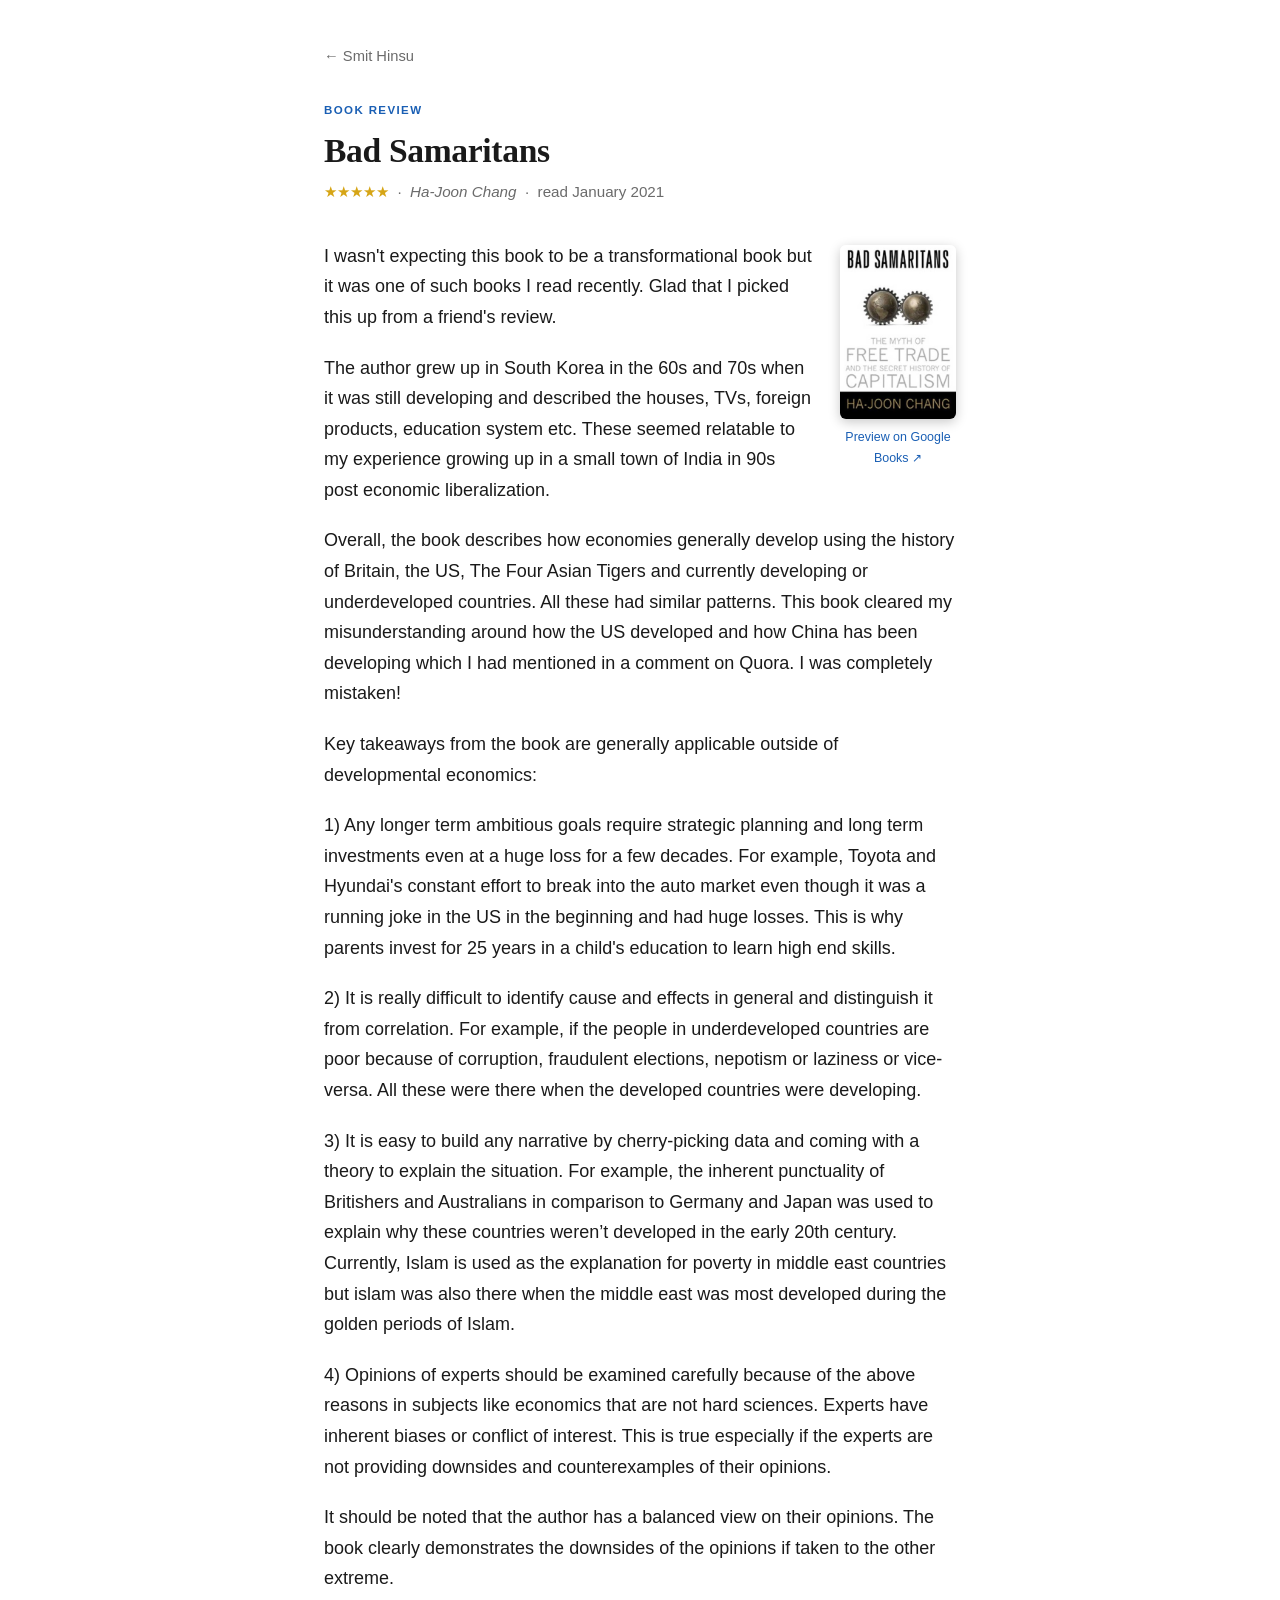
<file: posts/2021-01-17-bad-samaritans.html>
<!DOCTYPE html>
<html lang="en">
<head>
  <meta charset="UTF-8" />
  <meta name="viewport" content="width=device-width, initial-scale=1.0" />
  <title>Bad Samaritans — book review by Smit Hinsu</title>
  <meta name="description" content="How rich countries really developed — and the myths they sell." />
  <link rel="canonical" href="https://smit-hinsu.github.io/posts/2021-01-17-bad-samaritans.html" />
  <link rel="icon" href="../favicon.svg" type="image/svg+xml" />

  <meta property="og:type" content="article" />
  <meta property="og:site_name" content="Smit Hinsu" />
  <meta property="og:title" content="Bad Samaritans — book review" />
  <meta property="og:description" content="How rich countries really developed — and the myths they sell." />
  <meta property="og:url" content="https://smit-hinsu.github.io/posts/2021-01-17-bad-samaritans.html" />
  <meta property="og:image" content="https://smit-hinsu.github.io/covers/bad-samaritans.jpg" />
  <meta property="article:published_time" content="2021-01-17" />
  <meta name="twitter:card" content="summary" />
  <meta name="twitter:site" content="@SmitHinsu" />
  <meta name="twitter:title" content="Bad Samaritans — book review" />
  <meta name="twitter:description" content="How rich countries really developed — and the myths they sell." />
  <meta name="twitter:image" content="https://smit-hinsu.github.io/covers/bad-samaritans.jpg" />

  <script type="application/ld+json">
  {
  "@context": "https://schema.org",
  "@type": "Review",
  "itemReviewed": {
    "@type": "Book",
    "name": "Bad Samaritans",
    "author": {
      "@type": "Person",
      "name": "Ha-Joon Chang"
    }
  },
  "reviewRating": {
    "@type": "Rating",
    "ratingValue": "5",
    "bestRating": "5",
    "worstRating": "1"
  },
  "author": {
    "@type": "Person",
    "name": "Smit Hinsu",
    "url": "https://smit-hinsu.github.io/"
  },
  "datePublished": "2021-01-17",
  "url": "https://smit-hinsu.github.io/posts/2021-01-17-bad-samaritans.html",
  "publisher": {
    "@type": "Person",
    "name": "Smit Hinsu"
  }
}
  </script>

  <link rel="stylesheet" href="post.css?v=2" />
</head>
<body>
  <article class="article">
    <a class="back" href="../index.html#blog">← Smit Hinsu</a>
    <p class="article__kicker">Book review</p>
    <h1 class="article__title">Bad Samaritans</h1>
    <p class="article__date"><span style="color:#d6a516">★★★★★</span> &nbsp;·&nbsp; <em>Ha-Joon Chang</em> &nbsp;·&nbsp; read January 2021</p>

    <div class="article__body">
      <figure class="cover">
        <img src="../covers/bad-samaritans.jpg" alt="Cover of Bad Samaritans" loading="lazy" />
        <figcaption><a href="https://books.google.com/books?q=Bad%20Samaritans%20Ha-Joon%20Chang" target="_blank" rel="noopener">Preview on Google Books ↗</a></figcaption>
      </figure>
      <p>I wasn&#x27;t expecting this book to be a transformational book but it was one of such books I read recently. Glad that I picked this up from a friend&#x27;s review.</p>
      <p>The author grew up in South Korea in the 60s and 70s when it was still developing and described the houses, TVs, foreign products, education system etc. These seemed relatable to my experience growing up in a small town of India in 90s post economic liberalization.</p>
      <p>Overall, the book describes how economies generally develop using the history of Britain, the US, The Four Asian Tigers and currently developing or underdeveloped countries. All these had similar patterns. This book cleared my misunderstanding around how the US developed and how China has been developing which I had mentioned in a comment on Quora. I was completely mistaken!</p>
      <p>Key takeaways from the book are generally applicable outside of developmental economics:</p>
      <p>1) Any longer term ambitious goals require strategic planning and long term investments even at a huge loss for a few decades. For example, Toyota and Hyundai&#x27;s constant effort to break into the auto market even though it was a running joke in the US in the beginning and had huge losses. This is why parents invest for 25 years in a child&#x27;s education to learn high end skills.</p>
      <p>2) It is really difficult to identify cause and effects in general and distinguish it from correlation. For example, if the people in underdeveloped countries are poor because of corruption, fraudulent elections, nepotism or laziness or vice-versa. All these were there when the developed countries were developing.</p>
      <p>3) It is easy to build any narrative by cherry-picking data and coming with a theory to explain the situation. For example, the inherent punctuality of Britishers and Australians in comparison to Germany and Japan was used to explain why these countries weren’t developed in the early 20th century. Currently, Islam is used as the explanation for poverty in middle east countries but islam was also there when the middle east was most developed during the golden periods of Islam.</p>
      <p>4) Opinions of experts should be examined carefully because of the above reasons in subjects like economics that are not hard sciences. Experts have inherent biases or conflict of interest. This is true especially if the experts are not providing downsides and counterexamples of their opinions.</p>
      <p>It should be noted that the author has a balanced view on their opinions. The book clearly demonstrates the downsides of the opinions if taken to the other extreme.</p>
    </div>
  </article>

  <!-- Cloudflare Web Analytics -->
  <script type="module" src="https://static.cloudflareinsights.com/beacon.min.js" data-cf-beacon='{"token": "1af7b86fe76246b097cf1adda6d0c125"}'></script>
  <!-- End Cloudflare Web Analytics -->

  <!-- GoatCounter (cookieless) -->
  <script data-goatcounter="https://smithinsu.goatcounter.com/count" async src="//gc.zgo.at/count.js"></script>
</body>
</html>
</file>
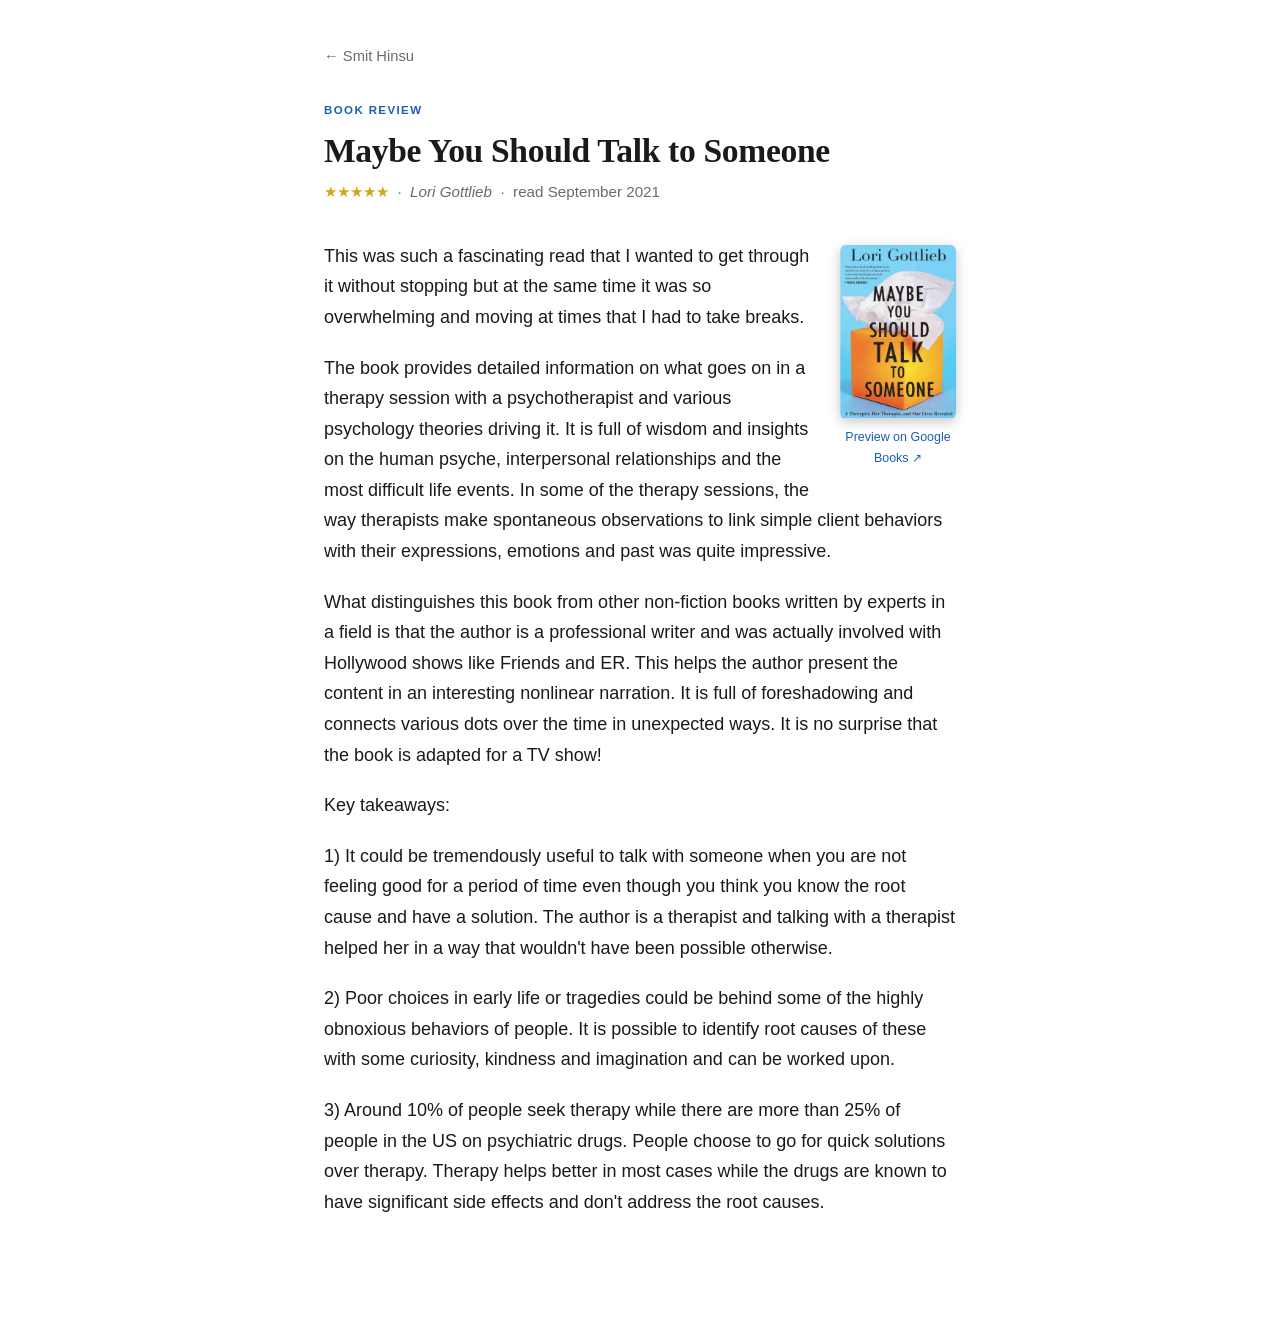
<file: posts/2021-09-19-maybe-you-should-talk-to-someone.html>
<!DOCTYPE html>
<html lang="en">
<head>
  <meta charset="UTF-8" />
  <meta name="viewport" content="width=device-width, initial-scale=1.0" />
  <title>Maybe You Should Talk to Someone — book review by Smit Hinsu</title>
  <meta name="description" content="A therapist in therapy, and what really happens in the room." />
  <link rel="canonical" href="https://smit-hinsu.github.io/posts/2021-09-19-maybe-you-should-talk-to-someone.html" />
  <link rel="icon" href="../favicon.svg" type="image/svg+xml" />

  <meta property="og:type" content="article" />
  <meta property="og:site_name" content="Smit Hinsu" />
  <meta property="og:title" content="Maybe You Should Talk to Someone — book review" />
  <meta property="og:description" content="A therapist in therapy, and what really happens in the room." />
  <meta property="og:url" content="https://smit-hinsu.github.io/posts/2021-09-19-maybe-you-should-talk-to-someone.html" />
  <meta property="og:image" content="https://smit-hinsu.github.io/covers/talk-to-someone.jpg" />
  <meta property="article:published_time" content="2021-09-19" />
  <meta name="twitter:card" content="summary" />
  <meta name="twitter:site" content="@SmitHinsu" />
  <meta name="twitter:title" content="Maybe You Should Talk to Someone — book review" />
  <meta name="twitter:description" content="A therapist in therapy, and what really happens in the room." />
  <meta name="twitter:image" content="https://smit-hinsu.github.io/covers/talk-to-someone.jpg" />

  <script type="application/ld+json">
  {
  "@context": "https://schema.org",
  "@type": "Review",
  "itemReviewed": {
    "@type": "Book",
    "name": "Maybe You Should Talk to Someone",
    "author": {
      "@type": "Person",
      "name": "Lori Gottlieb"
    }
  },
  "reviewRating": {
    "@type": "Rating",
    "ratingValue": "5",
    "bestRating": "5",
    "worstRating": "1"
  },
  "author": {
    "@type": "Person",
    "name": "Smit Hinsu",
    "url": "https://smit-hinsu.github.io/"
  },
  "datePublished": "2021-09-19",
  "url": "https://smit-hinsu.github.io/posts/2021-09-19-maybe-you-should-talk-to-someone.html",
  "publisher": {
    "@type": "Person",
    "name": "Smit Hinsu"
  }
}
  </script>

  <link rel="stylesheet" href="post.css?v=2" />
</head>
<body>
  <article class="article">
    <a class="back" href="../index.html#blog">← Smit Hinsu</a>
    <p class="article__kicker">Book review</p>
    <h1 class="article__title">Maybe You Should Talk to Someone</h1>
    <p class="article__date"><span style="color:#d6a516">★★★★★</span> &nbsp;·&nbsp; <em>Lori Gottlieb</em> &nbsp;·&nbsp; read September 2021</p>

    <div class="article__body">
      <figure class="cover">
        <img src="../covers/talk-to-someone.jpg" alt="Cover of Maybe You Should Talk to Someone" loading="lazy" />
        <figcaption><a href="https://books.google.com/books?q=Maybe%20You%20Should%20Talk%20to%20Someone%20Lori%20Gottlieb" target="_blank" rel="noopener">Preview on Google Books ↗</a></figcaption>
      </figure>
      <p>This was such a fascinating read that I wanted to get through it without stopping but at the same time it was so overwhelming and moving at times that I had to take breaks.</p>
      <p>The book provides detailed information on what goes on in a therapy session with a psychotherapist and various psychology theories driving it. It is full of wisdom and insights on the human psyche, interpersonal relationships and the most difficult life events. In some of the therapy sessions, the way therapists make spontaneous observations to link simple client behaviors with their expressions, emotions and past was quite impressive.</p>
      <p>What distinguishes this book from other non-fiction books written by experts in a field is that the author is a professional writer and was actually involved with Hollywood shows like Friends and ER. This helps the author present the content in an interesting nonlinear narration. It is full of foreshadowing and connects various dots over the time in unexpected ways. It is no surprise that the book is adapted for a TV show!</p>
      <p>Key takeaways:</p>
      <p>1) It could be tremendously useful to talk with someone when you are not feeling good for a period of time even though you think you know the root cause and have a solution. The author is a therapist and talking with a therapist helped her in a way that wouldn&#x27;t have been possible otherwise.</p>
      <p>2) Poor choices in early life or tragedies could be behind some of the highly obnoxious behaviors of people. It is possible to identify root causes of these with some curiosity, kindness and imagination and can be worked upon.</p>
      <p>3) Around 10% of people seek therapy while there are more than 25% of people in the US on psychiatric drugs. People choose to go for quick solutions over therapy. Therapy helps better in most cases while the drugs are known to have significant side effects and don&#x27;t address the root causes.</p>
    </div>
  </article>

  <!-- Cloudflare Web Analytics -->
  <script type="module" src="https://static.cloudflareinsights.com/beacon.min.js" data-cf-beacon='{"token": "1af7b86fe76246b097cf1adda6d0c125"}'></script>
  <!-- End Cloudflare Web Analytics -->

  <!-- GoatCounter (cookieless) -->
  <script data-goatcounter="https://smithinsu.goatcounter.com/count" async src="//gc.zgo.at/count.js"></script>
</body>
</html>
</file>
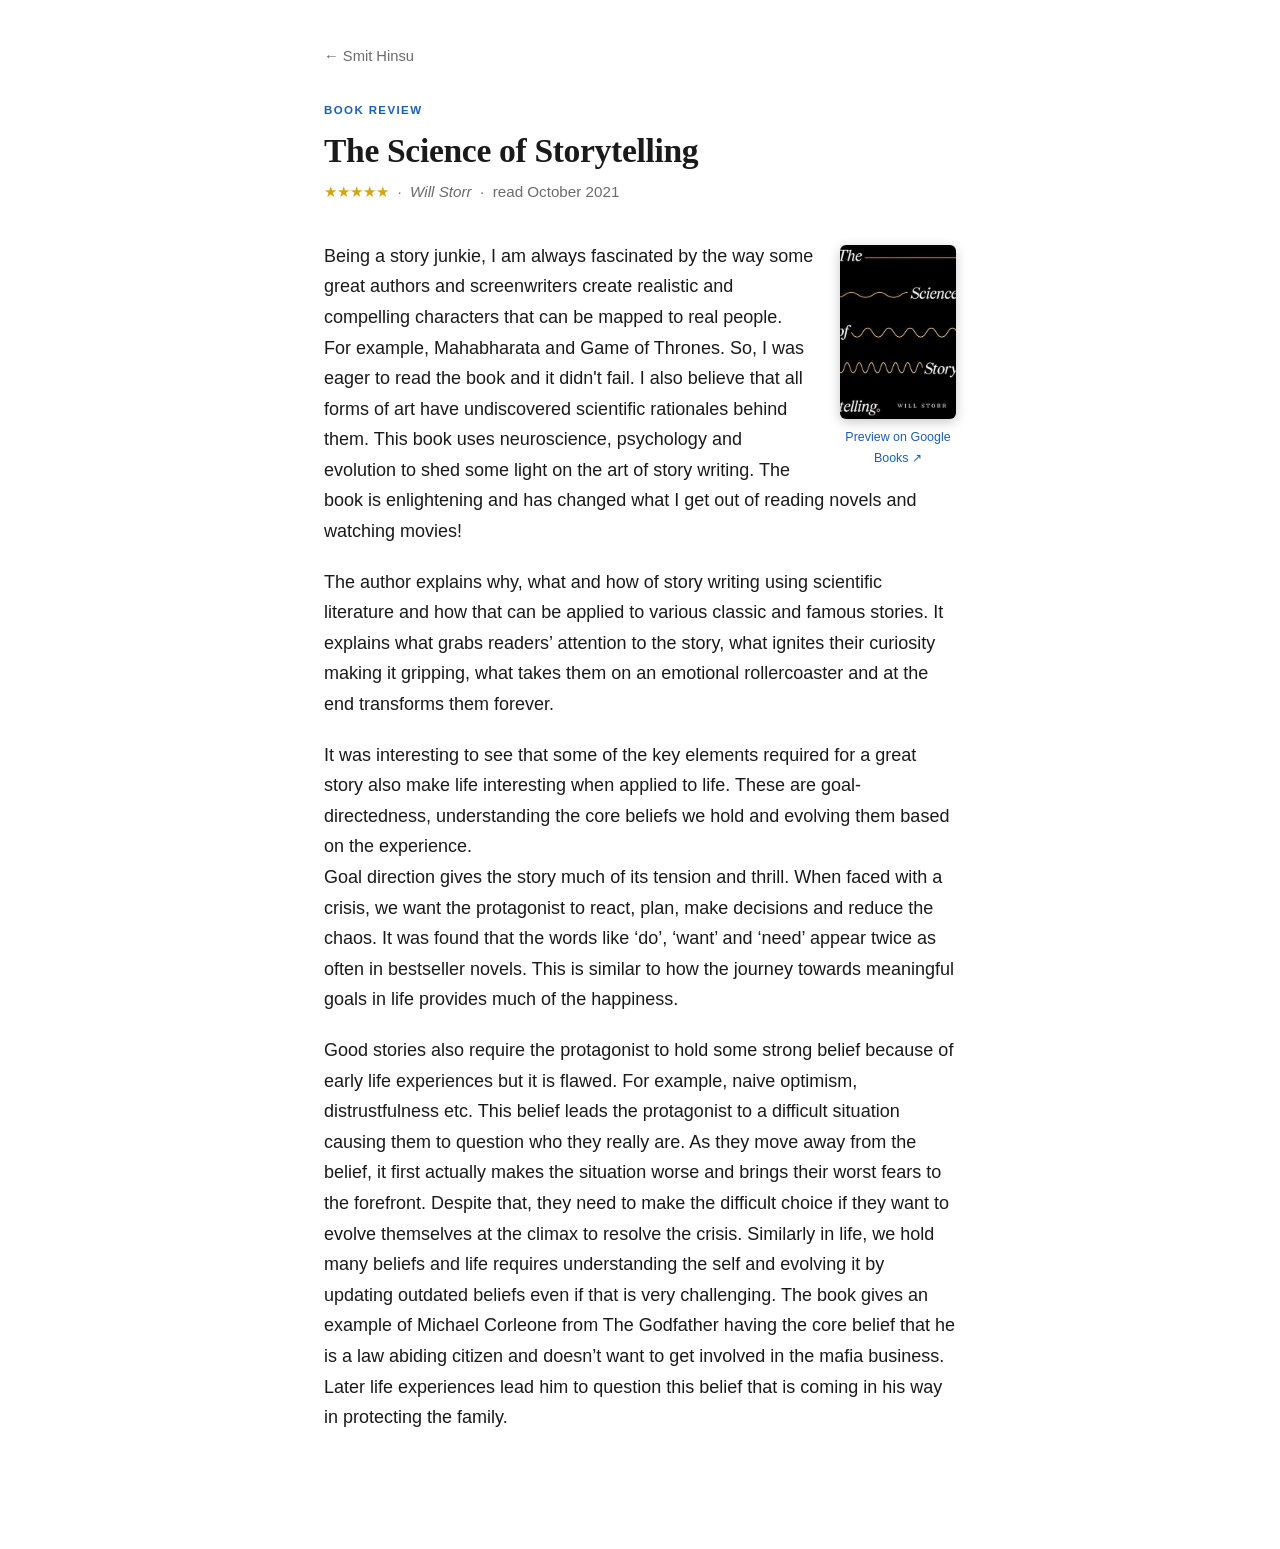
<file: posts/2021-10-30-the-science-of-storytelling.html>
<!DOCTYPE html>
<html lang="en">
<head>
  <meta charset="UTF-8" />
  <meta name="viewport" content="width=device-width, initial-scale=1.0" />
  <title>The Science of Storytelling — book review by Smit Hinsu</title>
  <meta name="description" content="The neuroscience of what makes a story — and a life — compelling." />
  <link rel="canonical" href="https://smit-hinsu.github.io/posts/2021-10-30-the-science-of-storytelling.html" />
  <link rel="icon" href="../favicon.svg" type="image/svg+xml" />

  <meta property="og:type" content="article" />
  <meta property="og:site_name" content="Smit Hinsu" />
  <meta property="og:title" content="The Science of Storytelling — book review" />
  <meta property="og:description" content="The neuroscience of what makes a story — and a life — compelling." />
  <meta property="og:url" content="https://smit-hinsu.github.io/posts/2021-10-30-the-science-of-storytelling.html" />
  <meta property="og:image" content="https://smit-hinsu.github.io/covers/science-storytelling.jpg" />
  <meta property="article:published_time" content="2021-10-30" />
  <meta name="twitter:card" content="summary" />
  <meta name="twitter:site" content="@SmitHinsu" />
  <meta name="twitter:title" content="The Science of Storytelling — book review" />
  <meta name="twitter:description" content="The neuroscience of what makes a story — and a life — compelling." />
  <meta name="twitter:image" content="https://smit-hinsu.github.io/covers/science-storytelling.jpg" />

  <script type="application/ld+json">
  {
  "@context": "https://schema.org",
  "@type": "Review",
  "itemReviewed": {
    "@type": "Book",
    "name": "The Science of Storytelling",
    "author": {
      "@type": "Person",
      "name": "Will Storr"
    }
  },
  "reviewRating": {
    "@type": "Rating",
    "ratingValue": "5",
    "bestRating": "5",
    "worstRating": "1"
  },
  "author": {
    "@type": "Person",
    "name": "Smit Hinsu",
    "url": "https://smit-hinsu.github.io/"
  },
  "datePublished": "2021-10-30",
  "url": "https://smit-hinsu.github.io/posts/2021-10-30-the-science-of-storytelling.html",
  "publisher": {
    "@type": "Person",
    "name": "Smit Hinsu"
  }
}
  </script>

  <link rel="stylesheet" href="post.css?v=2" />
</head>
<body>
  <article class="article">
    <a class="back" href="../index.html#blog">← Smit Hinsu</a>
    <p class="article__kicker">Book review</p>
    <h1 class="article__title">The Science of Storytelling</h1>
    <p class="article__date"><span style="color:#d6a516">★★★★★</span> &nbsp;·&nbsp; <em>Will Storr</em> &nbsp;·&nbsp; read October 2021</p>

    <div class="article__body">
      <figure class="cover">
        <img src="../covers/science-storytelling.jpg" alt="Cover of The Science of Storytelling" loading="lazy" />
        <figcaption><a href="https://books.google.com/books?q=The%20Science%20of%20Storytelling%20Will%20Storr" target="_blank" rel="noopener">Preview on Google Books ↗</a></figcaption>
      </figure>
      <p>Being a story junkie, I am always fascinated by the way some great authors and screenwriters create realistic and compelling characters that can be mapped to real people. For example, Mahabharata and Game of Thrones. So, I was eager to read the book and it didn&#x27;t fail. I also believe that all forms of art have undiscovered scientific rationales behind them. This book uses neuroscience, psychology and evolution to shed some light on the art of story writing. The book is enlightening and has changed what I get out of reading novels and watching movies!</p>
      <p>The author explains why, what and how of story writing using scientific literature and how that can be applied to various classic and famous stories. It explains what grabs readers’ attention to the story, what ignites their curiosity making it gripping, what takes them on an emotional rollercoaster and at the end transforms them forever.</p>
      <p>It was interesting to see that some of the key elements required for a great story also make life interesting when applied to life. These are goal-directedness, understanding the core beliefs we hold and evolving them based on the experience.<br>
        Goal direction gives the story much of its tension and thrill. When faced with a crisis, we want the protagonist to react, plan, make decisions and reduce the chaos. It was found that the words like ‘do’, ‘want’ and ‘need’ appear twice as often in bestseller novels. This is similar to how the journey towards meaningful goals in life provides much of the happiness.</p>
      <p>Good stories also require the protagonist to hold some strong belief because of early life experiences but it is flawed. For example, naive optimism, distrustfulness etc. This belief leads the protagonist to a difficult situation causing them to question who they really are. As they move away from the belief, it first actually makes the situation worse and brings their worst fears to the forefront. Despite that, they need to make the difficult choice if they want to evolve themselves at the climax to resolve the crisis. Similarly in life, we hold many beliefs and life requires understanding the self and evolving it by updating outdated beliefs even if that is very challenging. The book gives an example of Michael Corleone from The Godfather having the core belief that he is a law abiding citizen and doesn’t want to get involved in the mafia business. Later life experiences lead him to question this belief that is coming in his way in protecting the family.</p>
    </div>
  </article>

  <!-- Cloudflare Web Analytics -->
  <script type="module" src="https://static.cloudflareinsights.com/beacon.min.js" data-cf-beacon='{"token": "1af7b86fe76246b097cf1adda6d0c125"}'></script>
  <!-- End Cloudflare Web Analytics -->

  <!-- GoatCounter (cookieless) -->
  <script data-goatcounter="https://smithinsu.goatcounter.com/count" async src="//gc.zgo.at/count.js"></script>
</body>
</html>
</file>
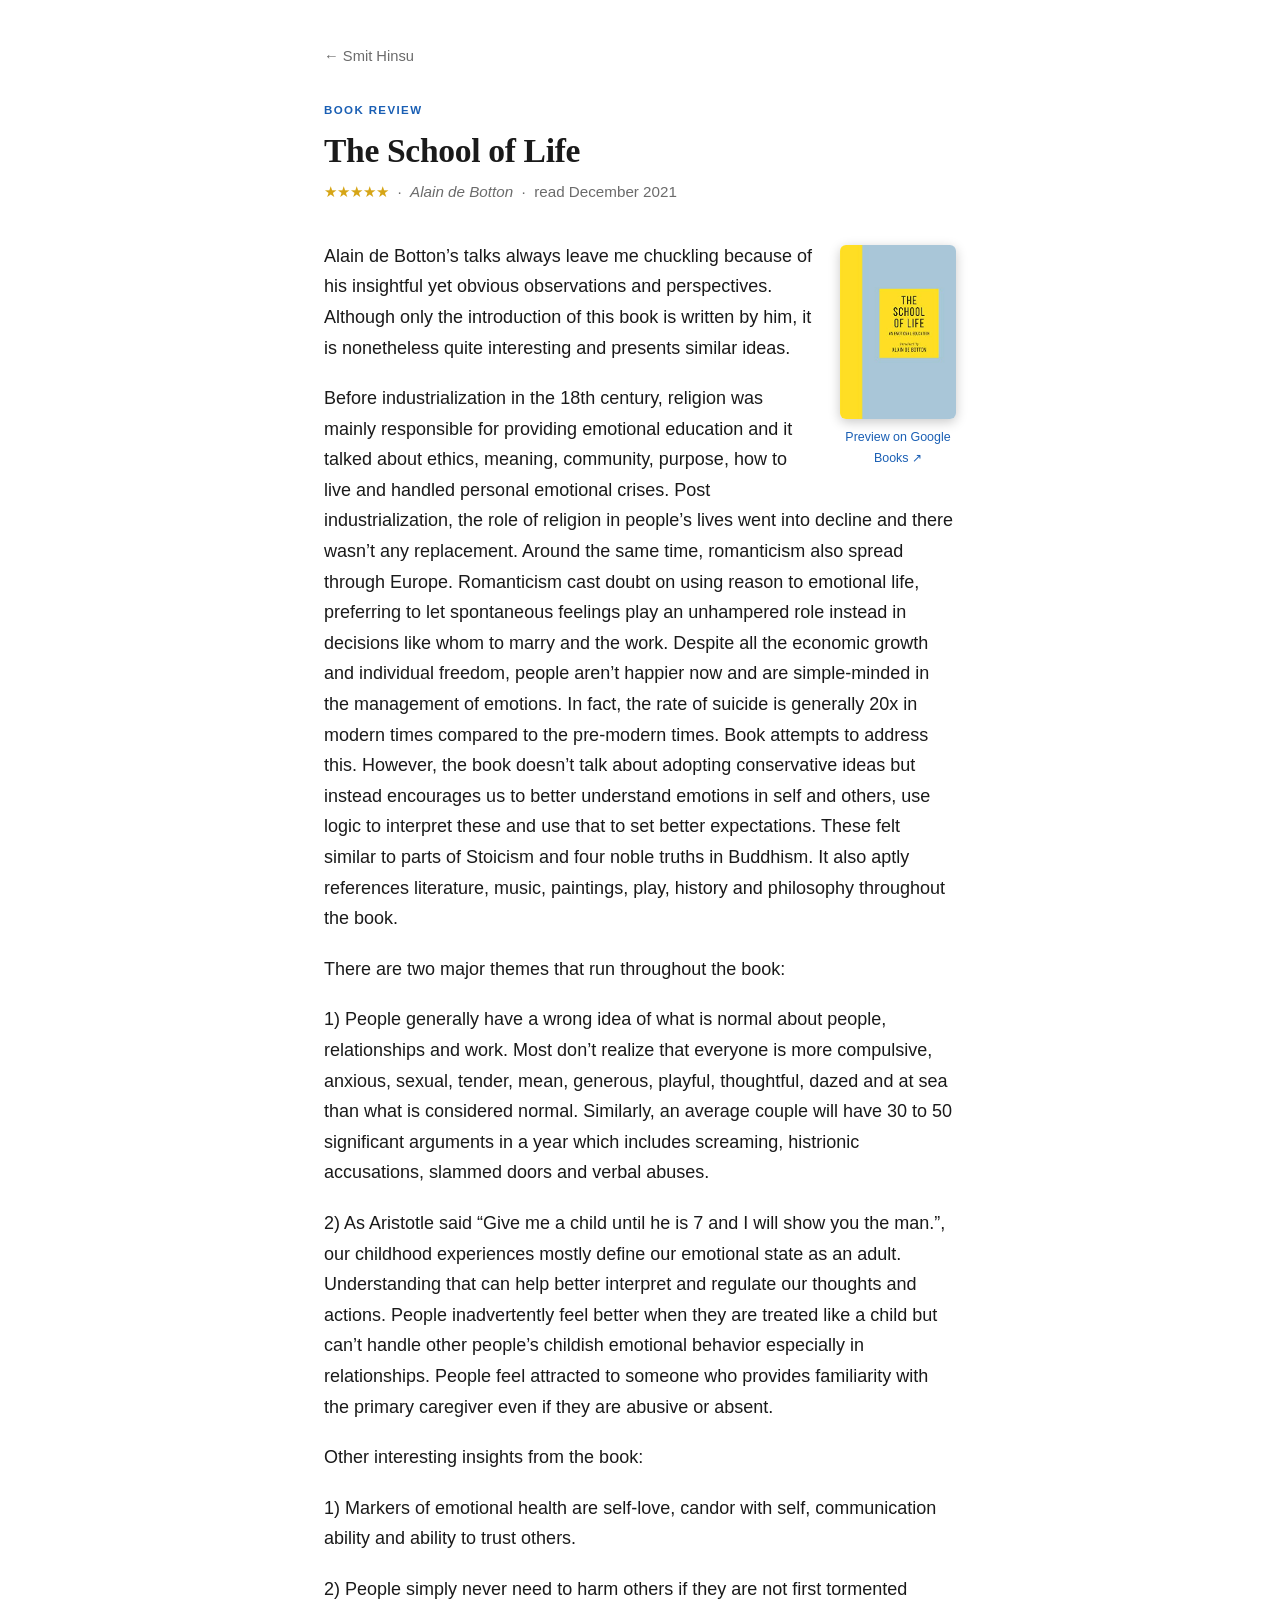
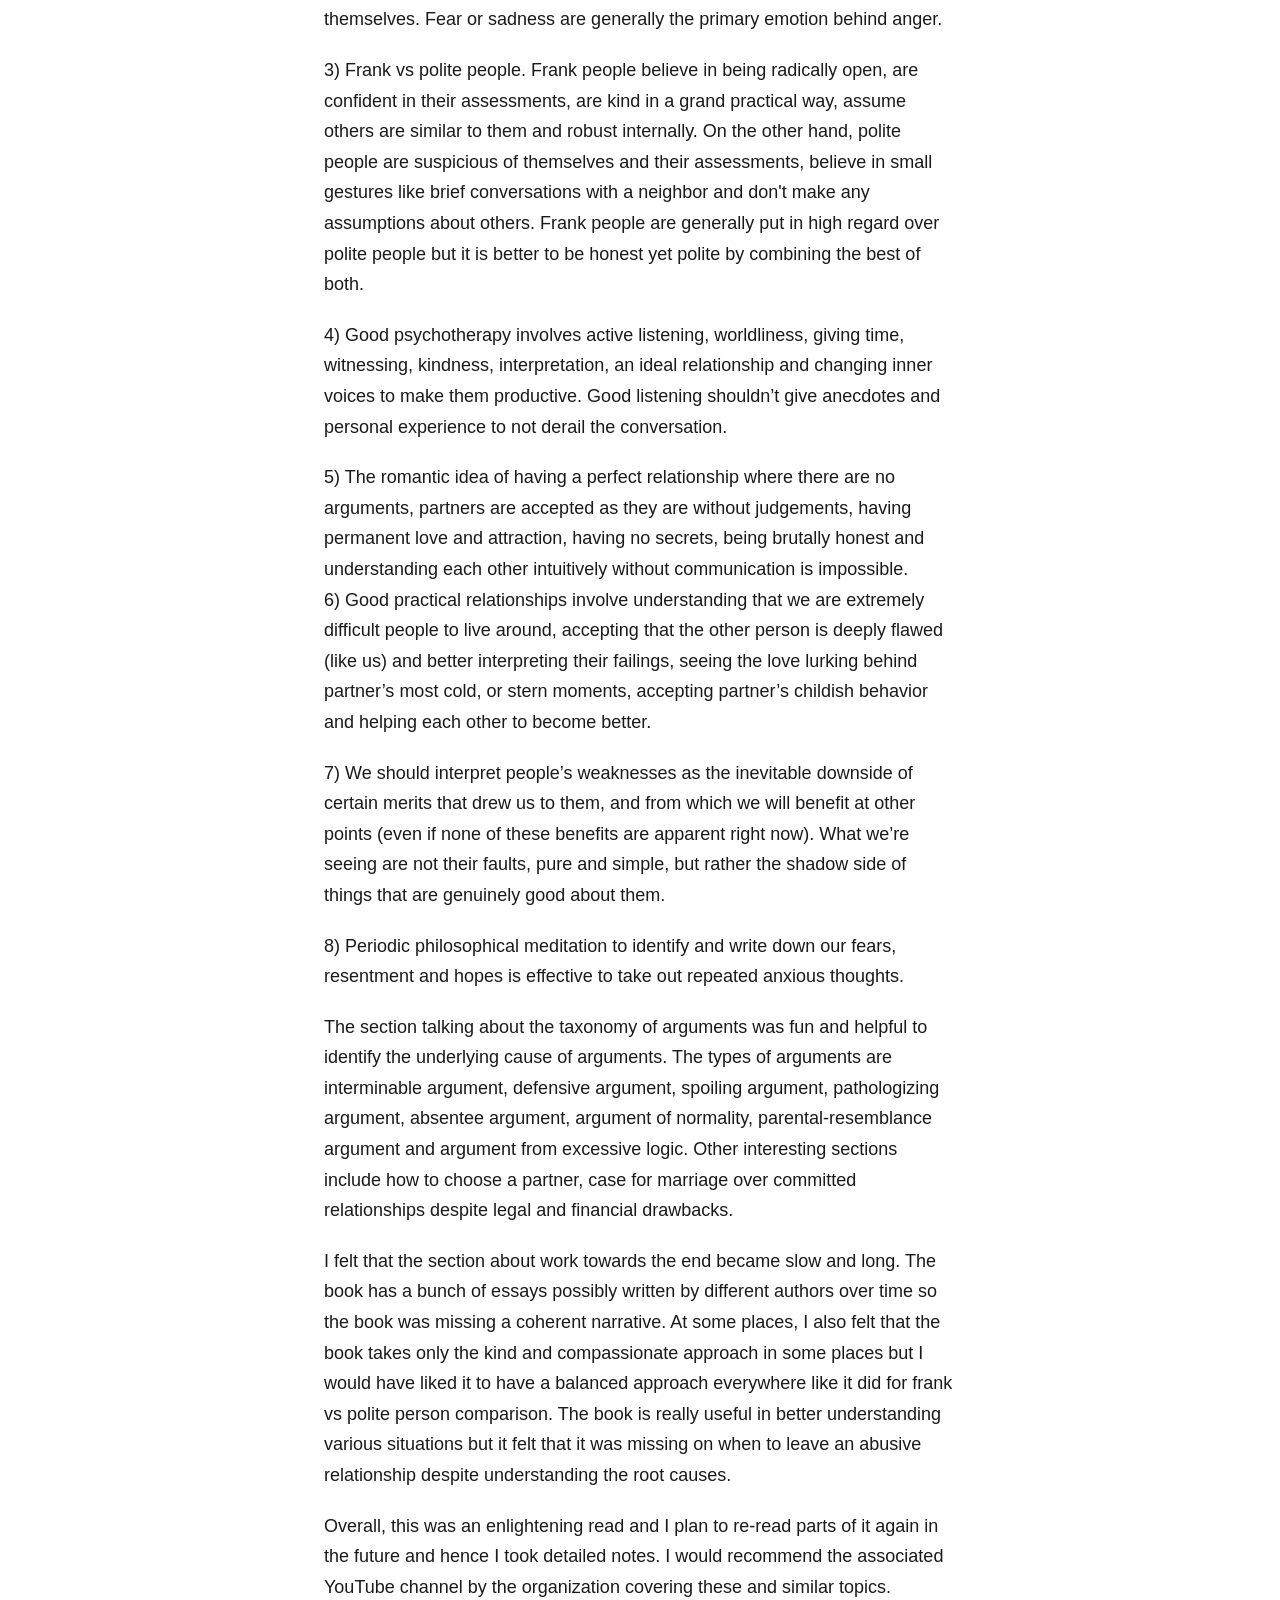
<file: posts/2021-12-03-the-school-of-life.html>
<!DOCTYPE html>
<html lang="en">
<head>
  <meta charset="UTF-8" />
  <meta name="viewport" content="width=device-width, initial-scale=1.0" />
  <title>The School of Life — book review by Smit Hinsu</title>
  <meta name="description" content="An emotional education for a world that stopped teaching one." />
  <link rel="canonical" href="https://smit-hinsu.github.io/posts/2021-12-03-the-school-of-life.html" />
  <link rel="icon" href="../favicon.svg" type="image/svg+xml" />

  <meta property="og:type" content="article" />
  <meta property="og:site_name" content="Smit Hinsu" />
  <meta property="og:title" content="The School of Life — book review" />
  <meta property="og:description" content="An emotional education for a world that stopped teaching one." />
  <meta property="og:url" content="https://smit-hinsu.github.io/posts/2021-12-03-the-school-of-life.html" />
  <meta property="og:image" content="https://smit-hinsu.github.io/covers/school-of-life.jpg" />
  <meta property="article:published_time" content="2021-12-03" />
  <meta name="twitter:card" content="summary" />
  <meta name="twitter:site" content="@SmitHinsu" />
  <meta name="twitter:title" content="The School of Life — book review" />
  <meta name="twitter:description" content="An emotional education for a world that stopped teaching one." />
  <meta name="twitter:image" content="https://smit-hinsu.github.io/covers/school-of-life.jpg" />

  <script type="application/ld+json">
  {
  "@context": "https://schema.org",
  "@type": "Review",
  "itemReviewed": {
    "@type": "Book",
    "name": "The School of Life",
    "author": {
      "@type": "Person",
      "name": "Alain de Botton"
    }
  },
  "reviewRating": {
    "@type": "Rating",
    "ratingValue": "5",
    "bestRating": "5",
    "worstRating": "1"
  },
  "author": {
    "@type": "Person",
    "name": "Smit Hinsu",
    "url": "https://smit-hinsu.github.io/"
  },
  "datePublished": "2021-12-03",
  "url": "https://smit-hinsu.github.io/posts/2021-12-03-the-school-of-life.html",
  "publisher": {
    "@type": "Person",
    "name": "Smit Hinsu"
  }
}
  </script>

  <link rel="stylesheet" href="post.css?v=2" />
</head>
<body>
  <article class="article">
    <a class="back" href="../index.html#blog">← Smit Hinsu</a>
    <p class="article__kicker">Book review</p>
    <h1 class="article__title">The School of Life</h1>
    <p class="article__date"><span style="color:#d6a516">★★★★★</span> &nbsp;·&nbsp; <em>Alain de Botton</em> &nbsp;·&nbsp; read December 2021</p>

    <div class="article__body">
      <figure class="cover">
        <img src="../covers/school-of-life.jpg" alt="Cover of The School of Life" loading="lazy" />
        <figcaption><a href="https://books.google.com/books?q=The%20School%20of%20Life%20Alain%20de%20Botton" target="_blank" rel="noopener">Preview on Google Books ↗</a></figcaption>
      </figure>
      <p>Alain de Botton’s talks always leave me chuckling because of his insightful yet obvious observations and perspectives. Although only the introduction of this book is written by him, it is nonetheless quite interesting and presents similar ideas.</p>
      <p>Before industrialization in the 18th century, religion was mainly responsible for providing emotional education and it talked about ethics, meaning, community, purpose, how to live and handled personal emotional crises. Post industrialization, the role of religion in people’s lives went into decline and there wasn’t any replacement. Around the same time, romanticism also spread through Europe. Romanticism cast doubt on using reason to emotional life, preferring to let spontaneous feelings play an unhampered role instead in decisions like whom to marry and the work. Despite all the economic growth and individual freedom, people aren’t happier now and are simple-minded in the management of emotions. In fact, the rate of suicide is generally 20x in modern times compared to the pre-modern times. Book attempts to address this. However, the book doesn’t talk about adopting conservative ideas but instead encourages us to better understand emotions in self and others, use logic to interpret these and use that to set better expectations. These felt similar to parts of Stoicism and four noble truths in Buddhism. It also aptly references literature, music, paintings, play, history and philosophy throughout the book.</p>
      <p>There are two major themes that run throughout the book:</p>
      <p>1) People generally have a wrong idea of what is normal about people, relationships and work. Most don’t realize that everyone is more compulsive, anxious, sexual, tender, mean, generous, playful, thoughtful, dazed and at sea than what is considered normal. Similarly, an average couple will have 30 to 50 significant arguments in a year which includes screaming, histrionic accusations, slammed doors and verbal abuses.</p>
      <p>2) As Aristotle said “Give me a child until he is 7 and I will show you the man.”, our childhood experiences mostly define our emotional state as an adult. Understanding that can help better interpret and regulate our thoughts and actions. People inadvertently feel better when they are treated like a child but can’t handle other people’s childish emotional behavior especially in relationships. People feel attracted to someone who provides familiarity with the primary caregiver even if they are abusive or absent.</p>
      <p>Other interesting insights from the book:</p>
      <p>1) Markers of emotional health are self-love, candor with self, communication ability and ability to trust others.</p>
      <p>2) People simply never need to harm others if they are not first tormented themselves. Fear or sadness are generally the primary emotion behind anger.</p>
      <p>3) Frank vs polite people. Frank people believe in being radically open, are confident in their assessments, are kind in a grand practical way, assume others are similar to them and robust internally. On the other hand, polite people are suspicious of themselves and their assessments, believe in small gestures like brief conversations with a neighbor and don&#x27;t make any assumptions about others. Frank people are generally put in high regard over polite people but it is better to be honest yet polite by combining the best of both.</p>
      <p>4) Good psychotherapy involves active listening, worldliness, giving time, witnessing, kindness, interpretation, an ideal relationship and changing inner voices to make them productive. Good listening shouldn’t give anecdotes and personal experience to not derail the conversation.</p>
      <p>5) The romantic idea of having a perfect relationship where there are no arguments, partners are accepted as they are without judgements, having permanent love and attraction, having no secrets, being brutally honest and understanding each other intuitively without communication is impossible.<br>
        6) Good practical relationships involve understanding that we are extremely difficult people to live around, accepting that the other person is deeply flawed (like us) and better interpreting their failings, seeing the love lurking behind partner’s most cold, or stern moments, accepting partner’s childish behavior and helping each other to become better.</p>
      <p>7) We should interpret people’s weaknesses as the inevitable downside of certain merits that drew us to them, and from which we will benefit at other points (even if none of these benefits are apparent right now). What we’re seeing are not their faults, pure and simple, but rather the shadow side of things that are genuinely good about them.</p>
      <p>8) Periodic philosophical meditation to identify and write down our fears, resentment and hopes is effective to take out repeated anxious thoughts.</p>
      <p>The section talking about the taxonomy of arguments was fun and helpful to identify the underlying cause of arguments. The types of arguments are interminable argument, defensive argument, spoiling argument, pathologizing argument, absentee argument, argument of normality, parental-resemblance argument and argument from excessive logic. Other interesting sections include how to choose a partner, case for marriage over committed relationships despite legal and financial drawbacks.</p>
      <p>I felt that the section about work towards the end became slow and long. The book has a bunch of essays possibly written by different authors over time so the book was missing a coherent narrative. At some places, I also felt that the book takes only the kind and compassionate approach in some places but I would have liked it to have a balanced approach everywhere like it did for frank vs polite person comparison. The book is really useful in better understanding various situations but it felt that it was missing on when to leave an abusive relationship despite understanding the root causes.</p>
      <p>Overall, this was an enlightening read and I plan to re-read parts of it again in the future and hence I took detailed notes. I would recommend the associated YouTube  channel  by the organization covering these and similar topics.</p>
    </div>
  </article>

  <!-- Cloudflare Web Analytics -->
  <script type="module" src="https://static.cloudflareinsights.com/beacon.min.js" data-cf-beacon='{"token": "1af7b86fe76246b097cf1adda6d0c125"}'></script>
  <!-- End Cloudflare Web Analytics -->

  <!-- GoatCounter (cookieless) -->
  <script data-goatcounter="https://smithinsu.goatcounter.com/count" async src="//gc.zgo.at/count.js"></script>
</body>
</html>
</file>
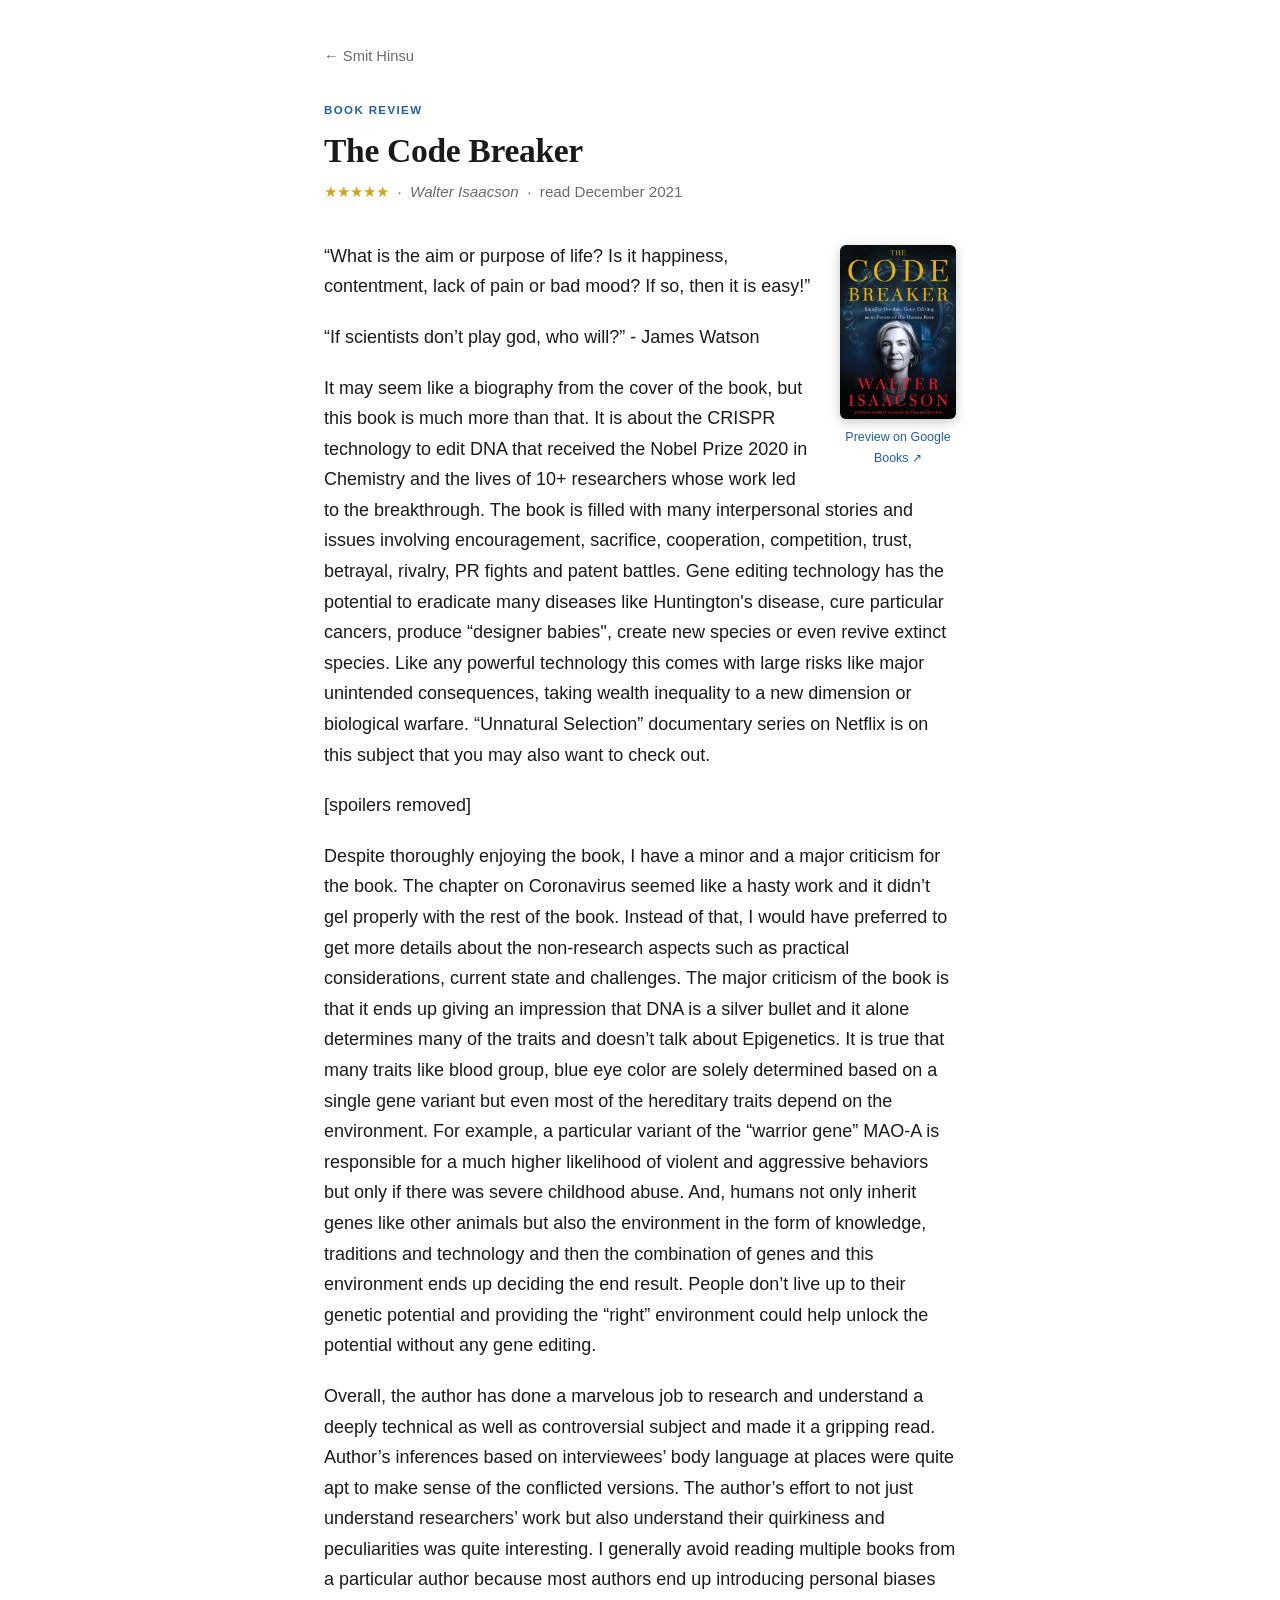
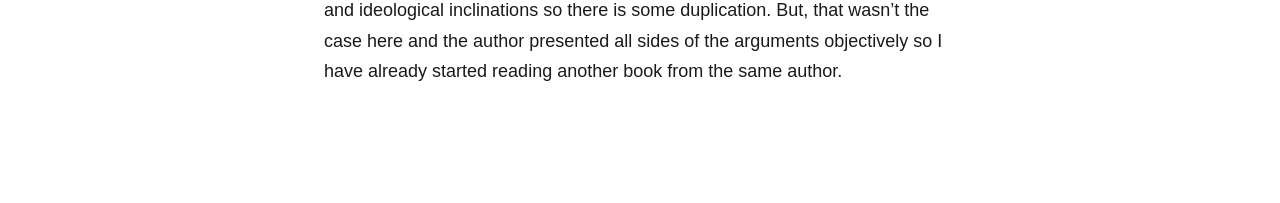
<file: posts/2021-12-12-the-code-breaker.html>
<!DOCTYPE html>
<html lang="en">
<head>
  <meta charset="UTF-8" />
  <meta name="viewport" content="width=device-width, initial-scale=1.0" />
  <title>The Code Breaker — book review by Smit Hinsu</title>
  <meta name="description" content="CRISPR, the people behind it, and why DNA isn&#x27;t destiny." />
  <link rel="canonical" href="https://smit-hinsu.github.io/posts/2021-12-12-the-code-breaker.html" />
  <link rel="icon" href="../favicon.svg" type="image/svg+xml" />

  <meta property="og:type" content="article" />
  <meta property="og:site_name" content="Smit Hinsu" />
  <meta property="og:title" content="The Code Breaker — book review" />
  <meta property="og:description" content="CRISPR, the people behind it, and why DNA isn&#x27;t destiny." />
  <meta property="og:url" content="https://smit-hinsu.github.io/posts/2021-12-12-the-code-breaker.html" />
  <meta property="og:image" content="https://smit-hinsu.github.io/covers/code-breaker.jpg" />
  <meta property="article:published_time" content="2021-12-12" />
  <meta name="twitter:card" content="summary" />
  <meta name="twitter:site" content="@SmitHinsu" />
  <meta name="twitter:title" content="The Code Breaker — book review" />
  <meta name="twitter:description" content="CRISPR, the people behind it, and why DNA isn&#x27;t destiny." />
  <meta name="twitter:image" content="https://smit-hinsu.github.io/covers/code-breaker.jpg" />

  <script type="application/ld+json">
  {
  "@context": "https://schema.org",
  "@type": "Review",
  "itemReviewed": {
    "@type": "Book",
    "name": "The Code Breaker",
    "author": {
      "@type": "Person",
      "name": "Walter Isaacson"
    }
  },
  "reviewRating": {
    "@type": "Rating",
    "ratingValue": "5",
    "bestRating": "5",
    "worstRating": "1"
  },
  "author": {
    "@type": "Person",
    "name": "Smit Hinsu",
    "url": "https://smit-hinsu.github.io/"
  },
  "datePublished": "2021-12-12",
  "url": "https://smit-hinsu.github.io/posts/2021-12-12-the-code-breaker.html",
  "publisher": {
    "@type": "Person",
    "name": "Smit Hinsu"
  }
}
  </script>

  <link rel="stylesheet" href="post.css?v=2" />
</head>
<body>
  <article class="article">
    <a class="back" href="../index.html#blog">← Smit Hinsu</a>
    <p class="article__kicker">Book review</p>
    <h1 class="article__title">The Code Breaker</h1>
    <p class="article__date"><span style="color:#d6a516">★★★★★</span> &nbsp;·&nbsp; <em>Walter Isaacson</em> &nbsp;·&nbsp; read December 2021</p>

    <div class="article__body">
      <figure class="cover">
        <img src="../covers/code-breaker.jpg" alt="Cover of The Code Breaker" loading="lazy" />
        <figcaption><a href="https://books.google.com/books?q=The%20Code%20Breaker%20Walter%20Isaacson" target="_blank" rel="noopener">Preview on Google Books ↗</a></figcaption>
      </figure>
      <p>“What is the aim or purpose of life? Is it happiness, contentment, lack of pain or bad mood? If so, then it is easy!”</p>
      <p>“If scientists don’t play god, who will?” - James Watson</p>
      <p>It may seem like a biography from the cover of the book, but this book is much more than that. It is about the CRISPR technology to edit DNA that received the Nobel Prize 2020 in Chemistry and the lives of 10+ researchers whose work led to the breakthrough. The book is filled with many interpersonal stories and issues involving encouragement, sacrifice, cooperation, competition, trust, betrayal, rivalry, PR fights and patent battles. Gene editing technology has the potential to eradicate many diseases like Huntington&#x27;s disease, cure particular cancers, produce “designer babies&#x27;&#x27;, create new species or even revive extinct species. Like any powerful technology this comes with large risks like major unintended consequences, taking wealth inequality to a new dimension or biological warfare. “Unnatural Selection” documentary series on Netflix is on this subject that you may also want to check out.</p>
      <p>[spoilers removed]</p>
      <p>Despite thoroughly enjoying the book, I have a minor and a major criticism for the book. The chapter on Coronavirus seemed like a hasty work and it didn’t gel properly with the rest of the book. Instead of that, I would have preferred to get more details about the non-research aspects such as practical considerations, current state and challenges. The major criticism of the book is that it ends up giving an impression that DNA is a silver bullet and it alone determines many of the traits and doesn’t talk about Epigenetics. It is true that many traits like blood group, blue eye color are solely determined based on a single gene variant but even most of the hereditary traits depend on the environment. For example, a particular variant of the “warrior gene” MAO-A is responsible for a much higher likelihood of violent and aggressive behaviors but only if there was severe childhood abuse. And, humans not only inherit genes like other animals but also the environment in the form of knowledge, traditions and technology and then the combination of genes and this environment ends up deciding the end result. People don’t live up to their genetic potential and providing the “right” environment could help unlock the potential without any gene editing.</p>
      <p>Overall, the author has done a marvelous job to research and understand a deeply technical as well as controversial subject and made it a gripping read. Author’s inferences based on interviewees’ body language at places were quite apt to make sense of the conflicted versions. The author’s effort to not just understand researchers’ work but also understand their quirkiness and peculiarities was quite interesting. I generally avoid reading multiple books from a particular author because most authors end up introducing personal biases and ideological inclinations so there is some duplication. But, that wasn’t the case here and the author presented all sides of the arguments objectively so I have already started reading another book from the same author.</p>
    </div>
  </article>

  <!-- Cloudflare Web Analytics -->
  <script type="module" src="https://static.cloudflareinsights.com/beacon.min.js" data-cf-beacon='{"token": "1af7b86fe76246b097cf1adda6d0c125"}'></script>
  <!-- End Cloudflare Web Analytics -->

  <!-- GoatCounter (cookieless) -->
  <script data-goatcounter="https://smithinsu.goatcounter.com/count" async src="//gc.zgo.at/count.js"></script>
</body>
</html>
</file>
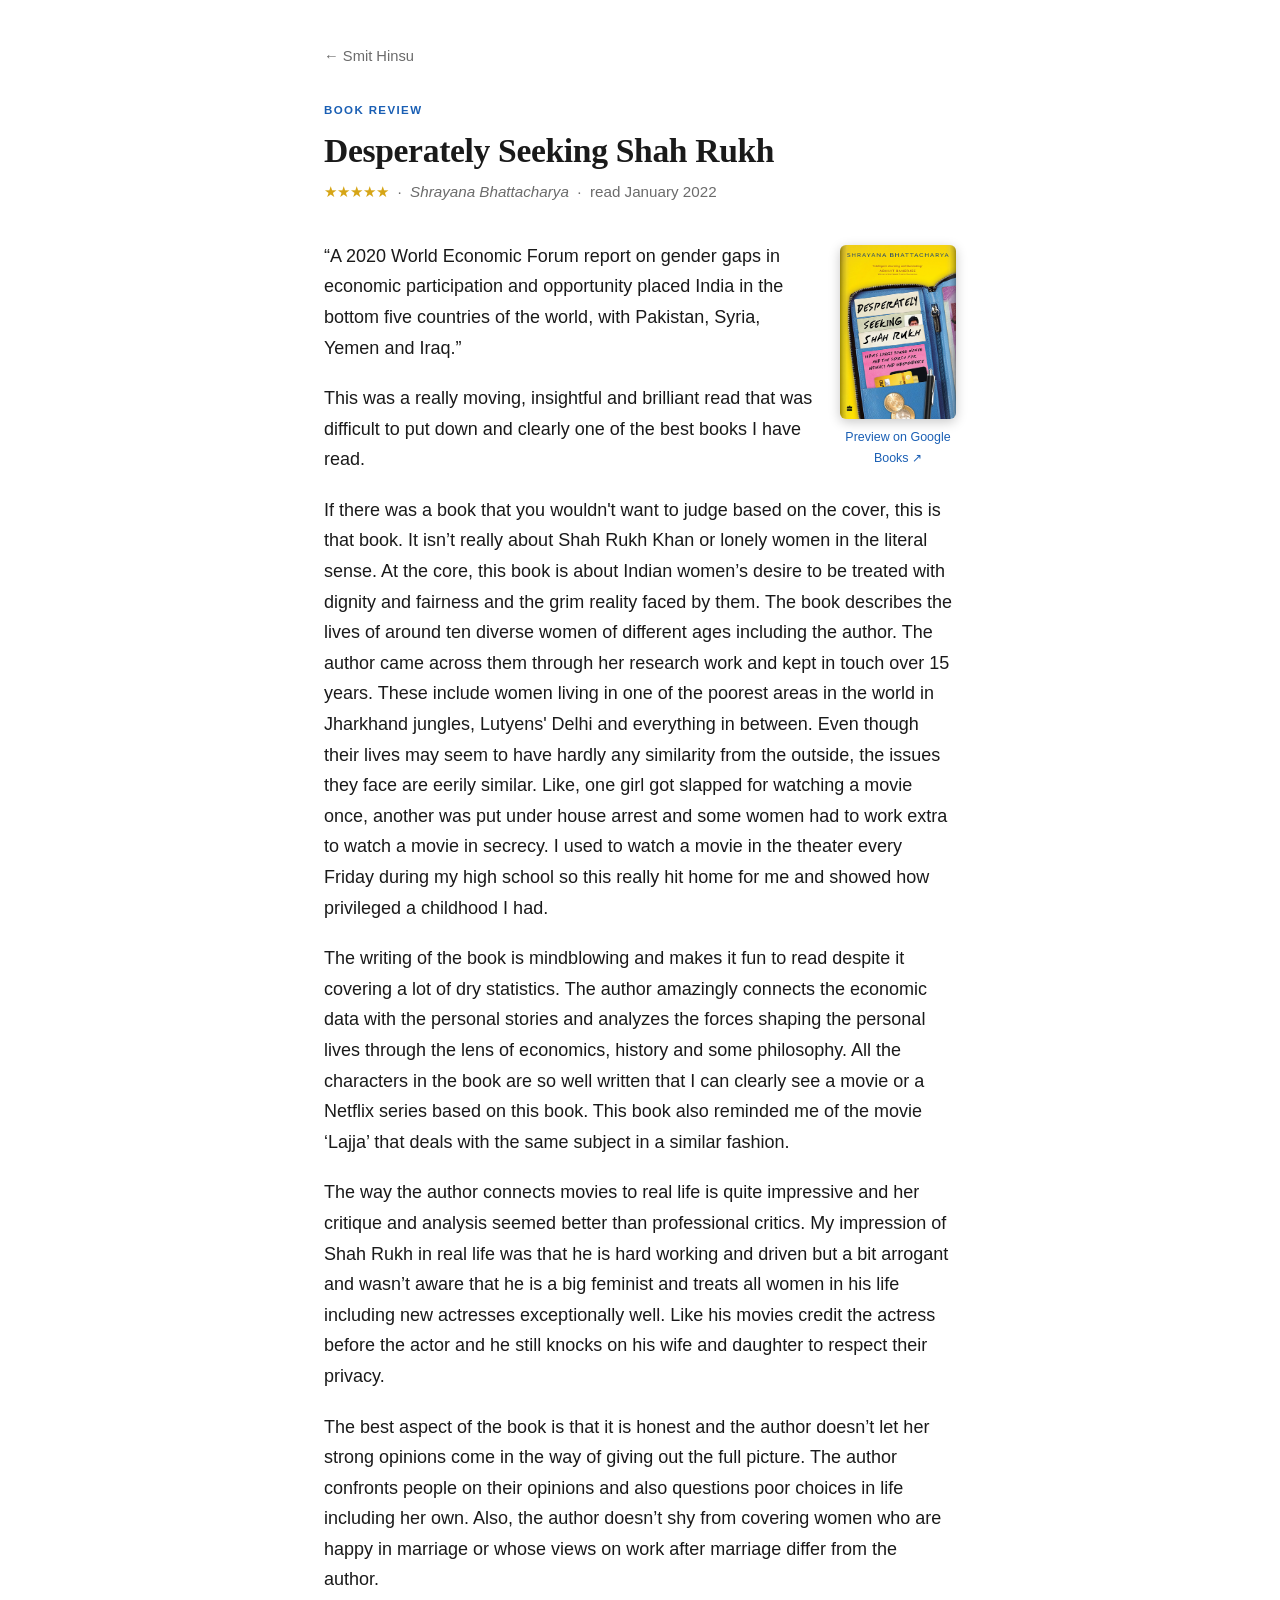
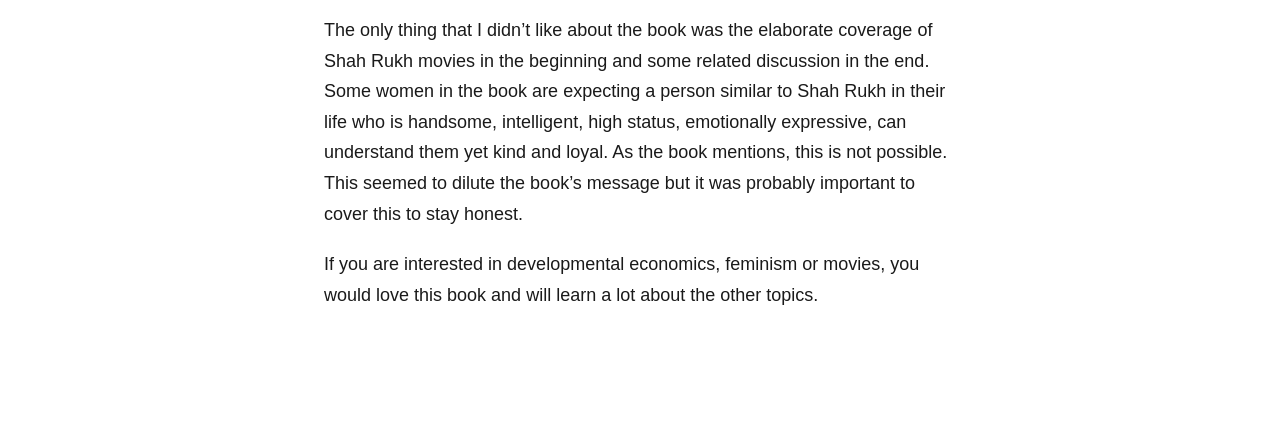
<file: posts/2022-01-14-desperately-seeking-shah-rukh.html>
<!DOCTYPE html>
<html lang="en">
<head>
  <meta charset="UTF-8" />
  <meta name="viewport" content="width=device-width, initial-scale=1.0" />
  <title>Desperately Seeking Shah Rukh — book review by Smit Hinsu</title>
  <meta name="description" content="Indian women&#x27;s search for dignity, told through economics and Bollywood." />
  <link rel="canonical" href="https://smit-hinsu.github.io/posts/2022-01-14-desperately-seeking-shah-rukh.html" />
  <link rel="icon" href="../favicon.svg" type="image/svg+xml" />

  <meta property="og:type" content="article" />
  <meta property="og:site_name" content="Smit Hinsu" />
  <meta property="og:title" content="Desperately Seeking Shah Rukh — book review" />
  <meta property="og:description" content="Indian women&#x27;s search for dignity, told through economics and Bollywood." />
  <meta property="og:url" content="https://smit-hinsu.github.io/posts/2022-01-14-desperately-seeking-shah-rukh.html" />
  <meta property="og:image" content="https://smit-hinsu.github.io/covers/shah-rukh.jpg" />
  <meta property="article:published_time" content="2022-01-14" />
  <meta name="twitter:card" content="summary" />
  <meta name="twitter:site" content="@SmitHinsu" />
  <meta name="twitter:title" content="Desperately Seeking Shah Rukh — book review" />
  <meta name="twitter:description" content="Indian women&#x27;s search for dignity, told through economics and Bollywood." />
  <meta name="twitter:image" content="https://smit-hinsu.github.io/covers/shah-rukh.jpg" />

  <script type="application/ld+json">
  {
  "@context": "https://schema.org",
  "@type": "Review",
  "itemReviewed": {
    "@type": "Book",
    "name": "Desperately Seeking Shah Rukh",
    "author": {
      "@type": "Person",
      "name": "Shrayana Bhattacharya"
    }
  },
  "reviewRating": {
    "@type": "Rating",
    "ratingValue": "5",
    "bestRating": "5",
    "worstRating": "1"
  },
  "author": {
    "@type": "Person",
    "name": "Smit Hinsu",
    "url": "https://smit-hinsu.github.io/"
  },
  "datePublished": "2022-01-14",
  "url": "https://smit-hinsu.github.io/posts/2022-01-14-desperately-seeking-shah-rukh.html",
  "publisher": {
    "@type": "Person",
    "name": "Smit Hinsu"
  }
}
  </script>

  <link rel="stylesheet" href="post.css?v=2" />
</head>
<body>
  <article class="article">
    <a class="back" href="../index.html#blog">← Smit Hinsu</a>
    <p class="article__kicker">Book review</p>
    <h1 class="article__title">Desperately Seeking Shah Rukh</h1>
    <p class="article__date"><span style="color:#d6a516">★★★★★</span> &nbsp;·&nbsp; <em>Shrayana Bhattacharya</em> &nbsp;·&nbsp; read January 2022</p>

    <div class="article__body">
      <figure class="cover">
        <img src="../covers/shah-rukh.jpg" alt="Cover of Desperately Seeking Shah Rukh" loading="lazy" />
        <figcaption><a href="https://books.google.com/books?q=Desperately%20Seeking%20Shah%20Rukh%20Shrayana%20Bhattacharya" target="_blank" rel="noopener">Preview on Google Books ↗</a></figcaption>
      </figure>
      <p>“A 2020 World Economic Forum report on gender gaps in economic participation and opportunity placed India in the bottom five countries of the world, with Pakistan, Syria, Yemen and Iraq.”</p>
      <p>This was a really moving, insightful and brilliant read that was difficult to put down and clearly one of the best books I have read.</p>
      <p>If there was a book that you wouldn&#x27;t want to judge based on the cover, this is that book. It isn’t really about Shah Rukh Khan or lonely women in the literal sense. At the core, this book is about Indian women’s desire to be treated with dignity and fairness and the grim reality faced by them. The book describes the lives of around ten diverse women of different ages including the author. The author came across them through her research work and kept in touch over 15 years. These include women living in one of the poorest areas in the world in Jharkhand jungles, Lutyens&#x27; Delhi and everything in between. Even though their lives may seem to have hardly any similarity from the outside, the issues they face are eerily similar. Like, one girl got slapped for watching a movie once, another was put under house arrest and some women had to work extra to watch a movie in secrecy. I used to watch a movie in the theater every Friday during my high school so this really hit home for me and showed how privileged a childhood I had.</p>
      <p>The writing of the book is mindblowing and makes it fun to read despite it covering a lot of dry statistics. The author amazingly connects the economic data with the personal stories and analyzes the forces shaping the personal lives through the lens of economics, history and some philosophy. All the characters in the book are so well written that I can clearly see a movie or a Netflix series based on this book. This book also reminded me of the movie ‘Lajja’ that deals with the same subject in a similar fashion.</p>
      <p>The way the author connects movies to real life is quite impressive and her critique and analysis seemed better than professional critics. My impression of Shah Rukh in real life was that he is hard working and driven but a bit arrogant and wasn’t aware that he is a big feminist and treats all women in his life including new actresses exceptionally well. Like his movies credit the actress before the actor and he still knocks on his wife and daughter to respect their privacy.</p>
      <p>The best aspect of the book is that it is honest and the author doesn’t let her strong opinions come in the way of giving out the full picture. The author confronts people on their opinions and also questions poor choices in life including her own. Also, the author doesn’t shy from covering women who are happy in marriage or whose views on work after marriage differ from the author.</p>
      <p>The only thing that I didn’t like about the book was the elaborate coverage of Shah Rukh movies in the beginning and some related discussion in the end. Some women in the book are expecting a person similar to Shah Rukh in their life who is handsome, intelligent, high status, emotionally expressive, can understand them yet kind and loyal. As the book mentions, this is not possible. This seemed to dilute the book’s message but it was probably important to cover this to stay honest.</p>
      <p>If you are interested in developmental economics, feminism or movies, you would love this book and will learn a lot about the other topics.</p>
    </div>
  </article>

  <!-- Cloudflare Web Analytics -->
  <script type="module" src="https://static.cloudflareinsights.com/beacon.min.js" data-cf-beacon='{"token": "1af7b86fe76246b097cf1adda6d0c125"}'></script>
  <!-- End Cloudflare Web Analytics -->

  <!-- GoatCounter (cookieless) -->
  <script data-goatcounter="https://smithinsu.goatcounter.com/count" async src="//gc.zgo.at/count.js"></script>
</body>
</html>
</file>
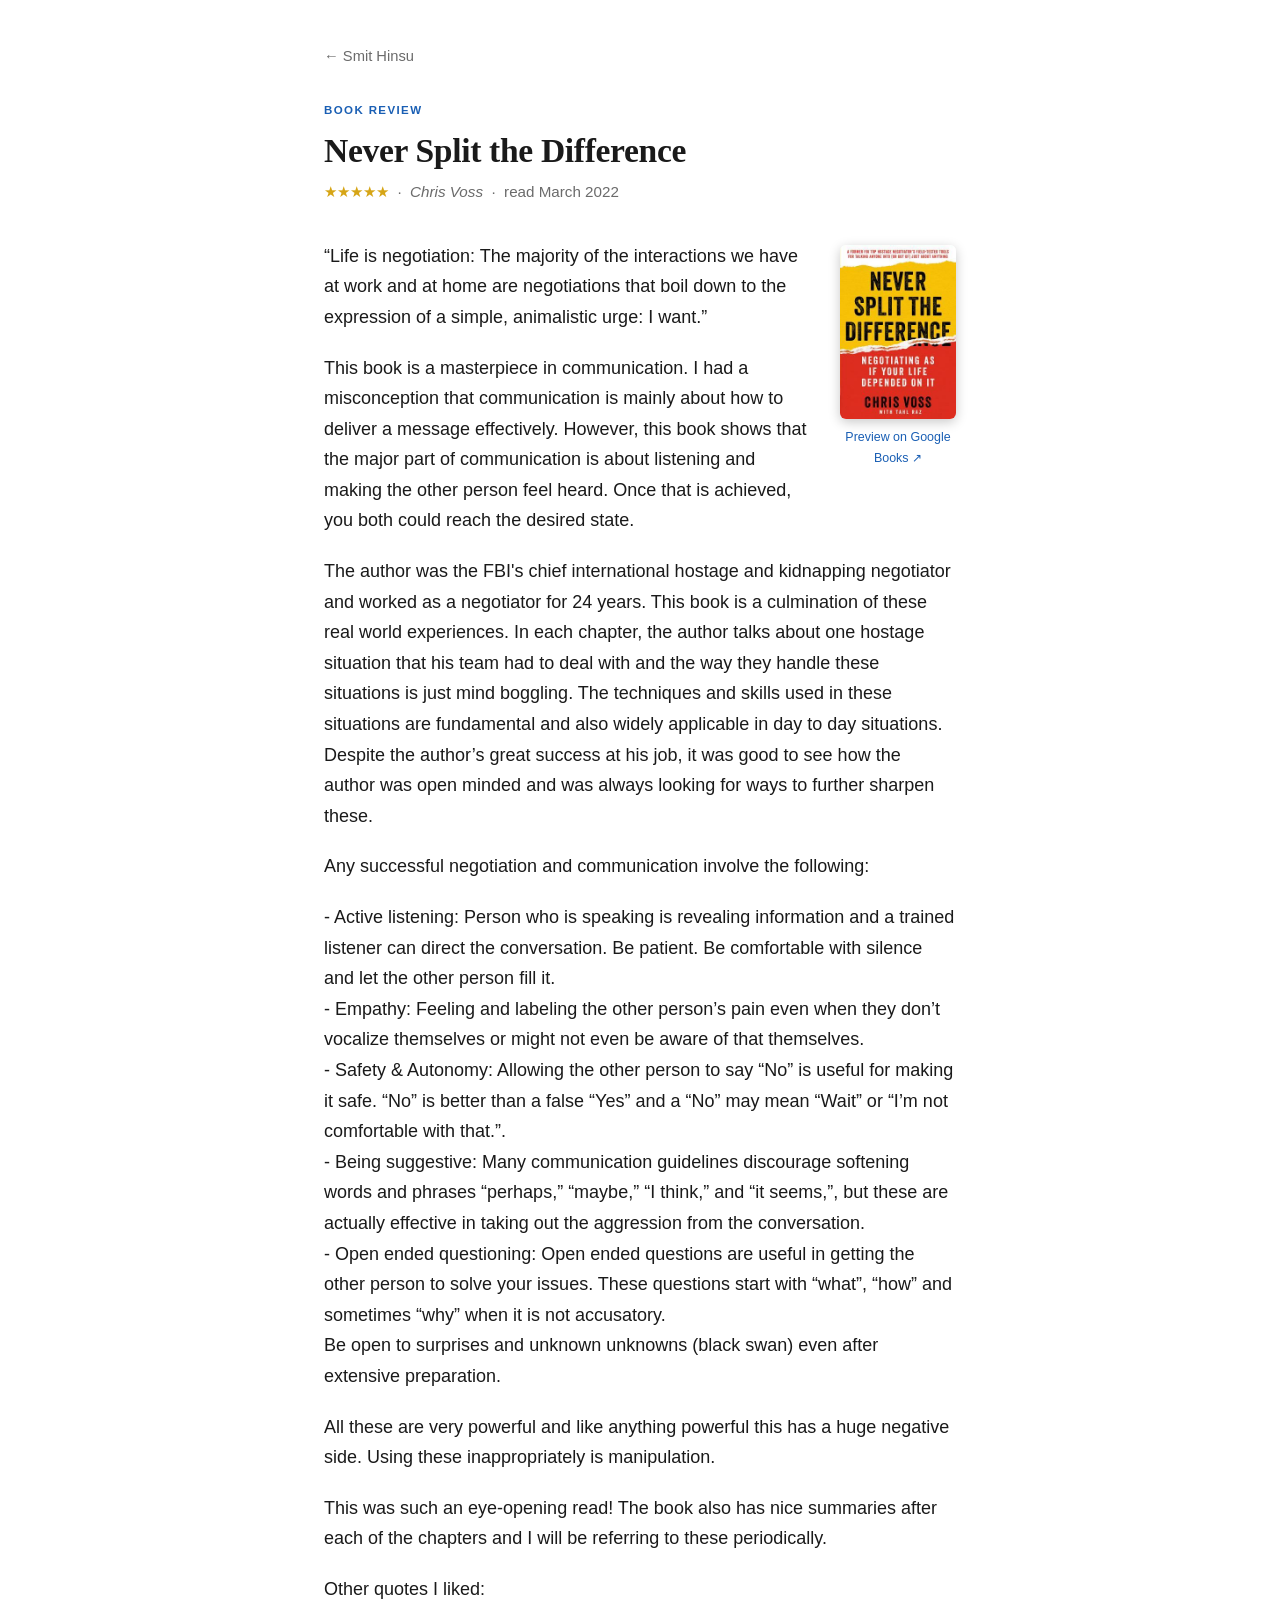
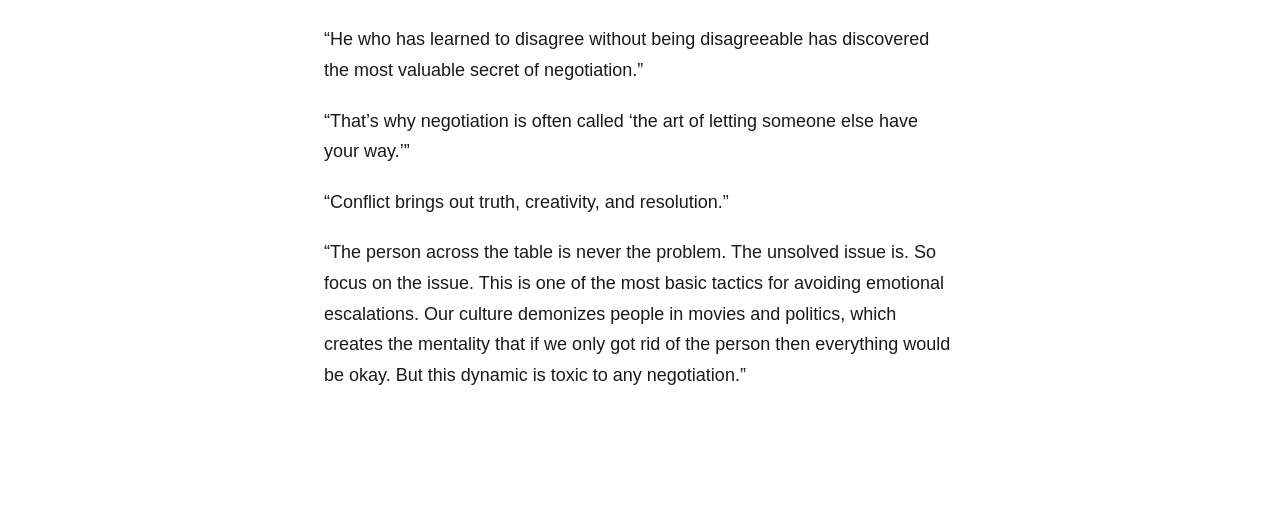
<file: posts/2022-03-02-never-split-the-difference.html>
<!DOCTYPE html>
<html lang="en">
<head>
  <meta charset="UTF-8" />
  <meta name="viewport" content="width=device-width, initial-scale=1.0" />
  <title>Never Split the Difference — book review by Smit Hinsu</title>
  <meta name="description" content="What an FBI hostage negotiator taught me about really listening." />
  <link rel="canonical" href="https://smit-hinsu.github.io/posts/2022-03-02-never-split-the-difference.html" />
  <link rel="icon" href="../favicon.svg" type="image/svg+xml" />

  <meta property="og:type" content="article" />
  <meta property="og:site_name" content="Smit Hinsu" />
  <meta property="og:title" content="Never Split the Difference — book review" />
  <meta property="og:description" content="What an FBI hostage negotiator taught me about really listening." />
  <meta property="og:url" content="https://smit-hinsu.github.io/posts/2022-03-02-never-split-the-difference.html" />
  <meta property="og:image" content="https://smit-hinsu.github.io/covers/never-split.jpg" />
  <meta property="article:published_time" content="2022-03-02" />
  <meta name="twitter:card" content="summary" />
  <meta name="twitter:site" content="@SmitHinsu" />
  <meta name="twitter:title" content="Never Split the Difference — book review" />
  <meta name="twitter:description" content="What an FBI hostage negotiator taught me about really listening." />
  <meta name="twitter:image" content="https://smit-hinsu.github.io/covers/never-split.jpg" />

  <script type="application/ld+json">
  {
  "@context": "https://schema.org",
  "@type": "Review",
  "itemReviewed": {
    "@type": "Book",
    "name": "Never Split the Difference",
    "author": {
      "@type": "Person",
      "name": "Chris Voss"
    }
  },
  "reviewRating": {
    "@type": "Rating",
    "ratingValue": "5",
    "bestRating": "5",
    "worstRating": "1"
  },
  "author": {
    "@type": "Person",
    "name": "Smit Hinsu",
    "url": "https://smit-hinsu.github.io/"
  },
  "datePublished": "2022-03-02",
  "url": "https://smit-hinsu.github.io/posts/2022-03-02-never-split-the-difference.html",
  "publisher": {
    "@type": "Person",
    "name": "Smit Hinsu"
  }
}
  </script>

  <link rel="stylesheet" href="post.css?v=2" />
</head>
<body>
  <article class="article">
    <a class="back" href="../index.html#blog">← Smit Hinsu</a>
    <p class="article__kicker">Book review</p>
    <h1 class="article__title">Never Split the Difference</h1>
    <p class="article__date"><span style="color:#d6a516">★★★★★</span> &nbsp;·&nbsp; <em>Chris Voss</em> &nbsp;·&nbsp; read March 2022</p>

    <div class="article__body">
      <figure class="cover">
        <img src="../covers/never-split.jpg" alt="Cover of Never Split the Difference" loading="lazy" />
        <figcaption><a href="https://books.google.com/books?q=Never%20Split%20the%20Difference%20Chris%20Voss" target="_blank" rel="noopener">Preview on Google Books ↗</a></figcaption>
      </figure>
      <p>“Life is negotiation: The majority of the interactions we have at work and at home are negotiations that boil down to the expression of a simple, animalistic urge: I want.”</p>
      <p>This book is a masterpiece in communication. I had a misconception that communication is mainly about how to deliver a message effectively. However, this book shows that the major part of communication is about listening and making the other person feel heard. Once that is achieved, you both could reach the desired state.</p>
      <p>The author was the FBI&#x27;s chief international hostage and kidnapping negotiator and worked as a negotiator for 24 years. This book is a culmination of these real world experiences. In each chapter, the author talks about one hostage situation that his team had to deal with and the way they handle these situations is just mind boggling. The techniques and skills used in these situations are fundamental and also widely applicable in day to day situations. Despite the author’s great success at his job, it was good to see how the author was open minded and was always looking for ways to further sharpen these.</p>
      <p>Any successful negotiation and communication involve the following:</p>
      <p>- Active listening: Person who is speaking is revealing information and a trained listener can direct the conversation. Be patient. Be comfortable with silence and let the other person fill it.<br>
        - Empathy: Feeling and labeling the other person’s pain even when they don’t vocalize themselves or might not even be aware of that themselves.<br>
        - Safety &amp; Autonomy: Allowing the other person to say “No” is useful for making it safe. “No” is better than a false “Yes” and a “No” may mean “Wait” or “I’m not comfortable with that.”.<br>
        - Being suggestive: Many communication guidelines discourage softening words and phrases “perhaps,” “maybe,” “I think,” and “it seems,”, but these are actually effective in taking out the aggression from the conversation.<br>
        - Open ended questioning: Open ended questions are useful in getting the other person to solve your issues. These questions start with “what”, “how” and sometimes “why” when it is not accusatory.<br>
        Be open to surprises and unknown unknowns (black swan) even after extensive preparation.</p>
      <p>All these are very powerful and like anything powerful this has a huge negative side. Using these inappropriately is manipulation.</p>
      <p>This was such an eye-opening read! The book also has nice summaries after each of the chapters and I will be referring to these periodically.</p>
      <p>Other quotes I liked:</p>
      <p>“He who has learned to disagree without being disagreeable has discovered the most valuable secret of negotiation.”</p>
      <p>“That’s why negotiation is often called ‘the art of letting someone else have your way.’”</p>
      <p>“Conflict brings out truth, creativity, and resolution.”</p>
      <p>“The person across the table is never the problem. The unsolved issue is. So focus on the issue. This is one of the most basic tactics for avoiding emotional escalations. Our culture demonizes people in movies and politics, which creates the mentality that if we only got rid of the person then everything would be okay. But this dynamic is toxic to any negotiation.”</p>
    </div>
  </article>

  <!-- Cloudflare Web Analytics -->
  <script type="module" src="https://static.cloudflareinsights.com/beacon.min.js" data-cf-beacon='{"token": "1af7b86fe76246b097cf1adda6d0c125"}'></script>
  <!-- End Cloudflare Web Analytics -->

  <!-- GoatCounter (cookieless) -->
  <script data-goatcounter="https://smithinsu.goatcounter.com/count" async src="//gc.zgo.at/count.js"></script>
</body>
</html>
</file>
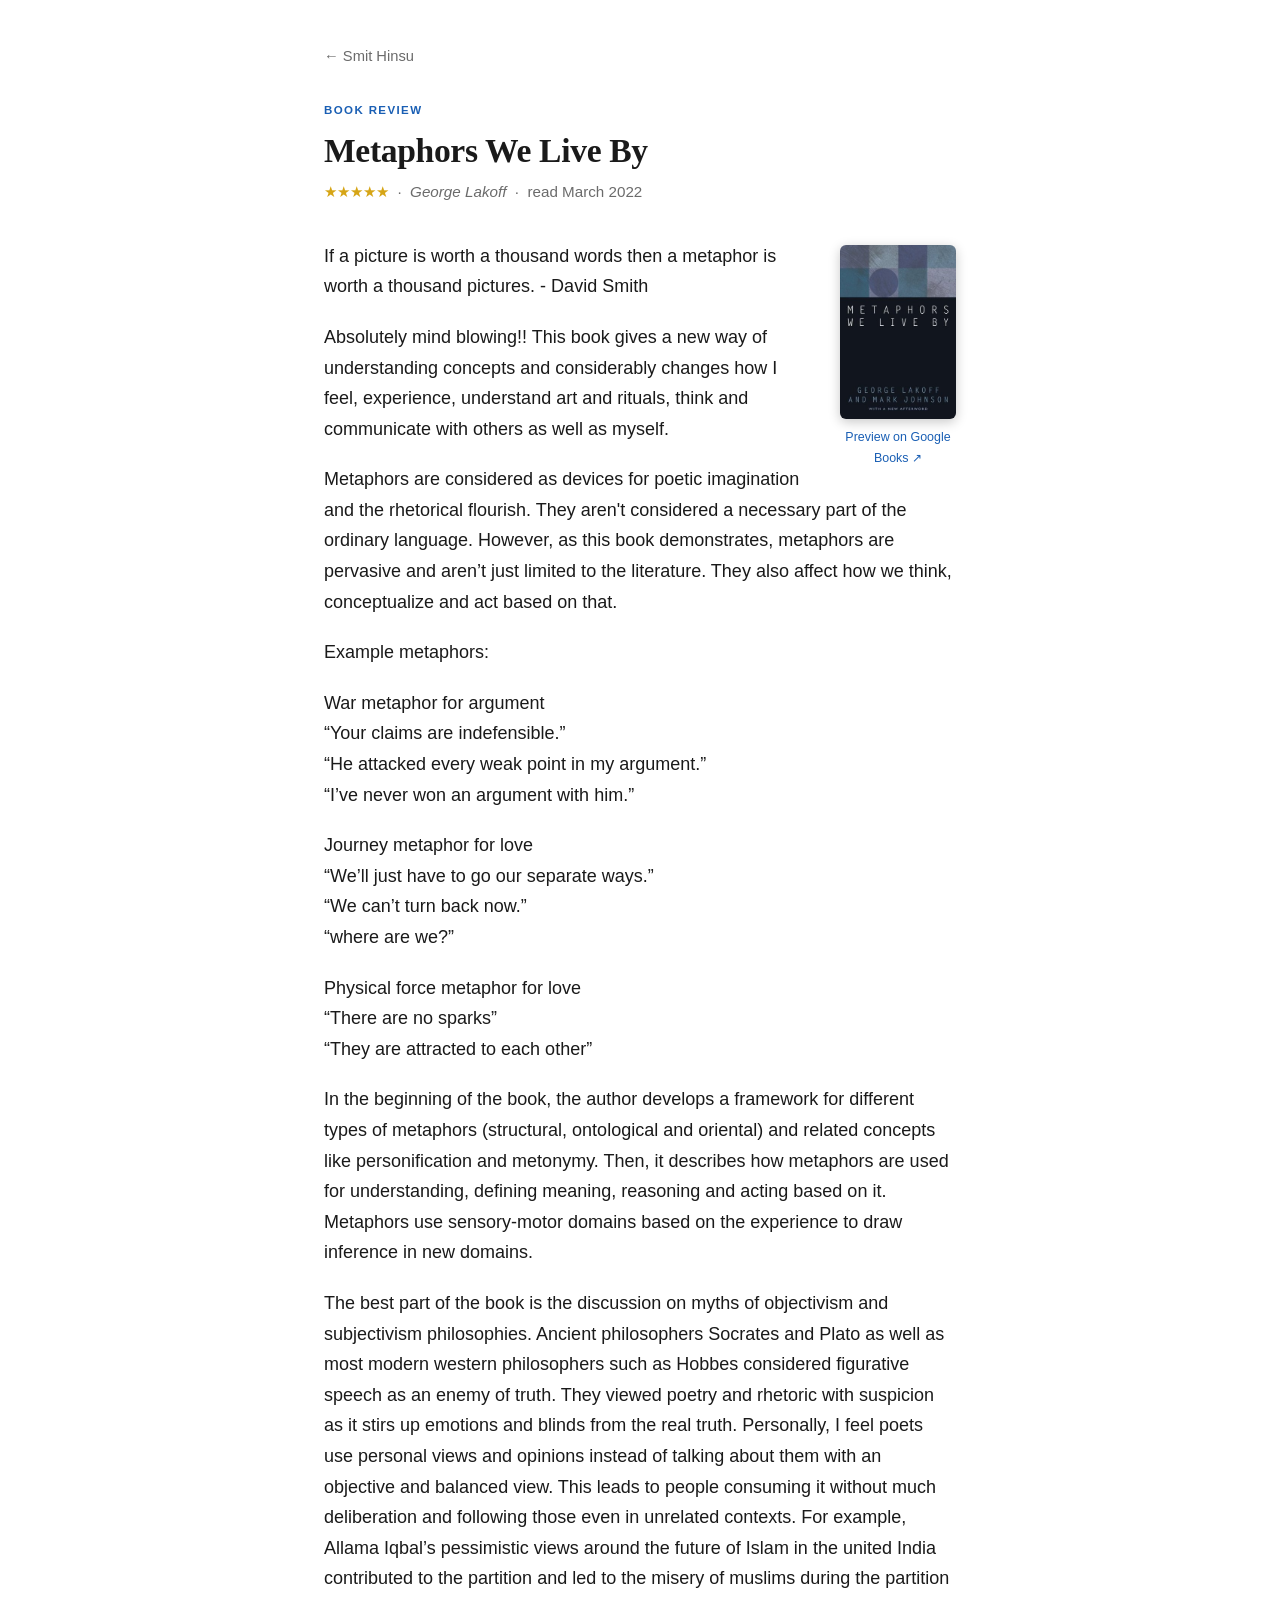
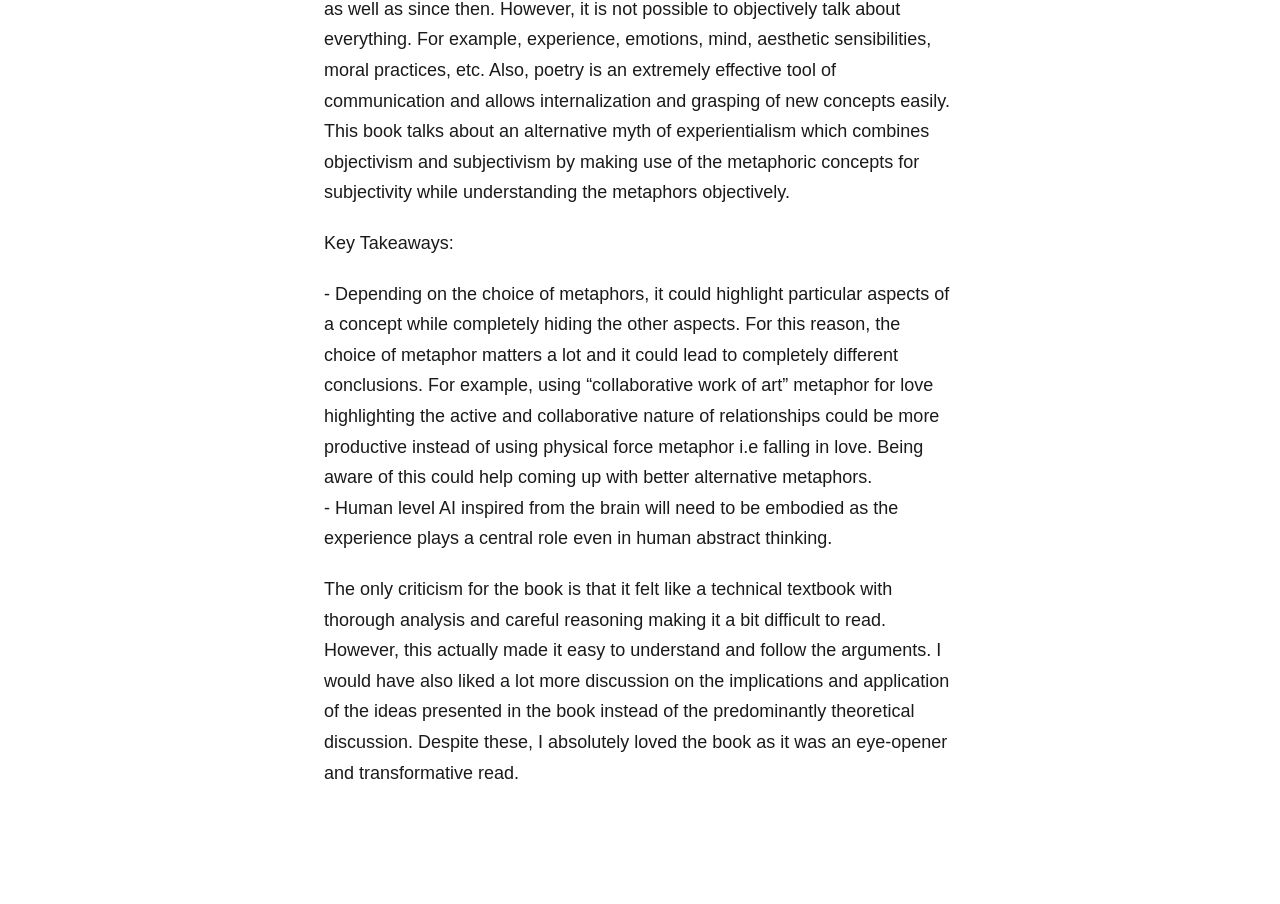
<file: posts/2022-03-18-metaphors-we-live-by.html>
<!DOCTYPE html>
<html lang="en">
<head>
  <meta charset="UTF-8" />
  <meta name="viewport" content="width=device-width, initial-scale=1.0" />
  <title>Metaphors We Live By — book review by Smit Hinsu</title>
  <meta name="description" content="How metaphors quietly shape the way we think, act, and understand." />
  <link rel="canonical" href="https://smit-hinsu.github.io/posts/2022-03-18-metaphors-we-live-by.html" />
  <link rel="icon" href="../favicon.svg" type="image/svg+xml" />

  <meta property="og:type" content="article" />
  <meta property="og:site_name" content="Smit Hinsu" />
  <meta property="og:title" content="Metaphors We Live By — book review" />
  <meta property="og:description" content="How metaphors quietly shape the way we think, act, and understand." />
  <meta property="og:url" content="https://smit-hinsu.github.io/posts/2022-03-18-metaphors-we-live-by.html" />
  <meta property="og:image" content="https://smit-hinsu.github.io/covers/metaphors.jpg" />
  <meta property="article:published_time" content="2022-03-18" />
  <meta name="twitter:card" content="summary" />
  <meta name="twitter:site" content="@SmitHinsu" />
  <meta name="twitter:title" content="Metaphors We Live By — book review" />
  <meta name="twitter:description" content="How metaphors quietly shape the way we think, act, and understand." />
  <meta name="twitter:image" content="https://smit-hinsu.github.io/covers/metaphors.jpg" />

  <script type="application/ld+json">
  {
  "@context": "https://schema.org",
  "@type": "Review",
  "itemReviewed": {
    "@type": "Book",
    "name": "Metaphors We Live By",
    "author": {
      "@type": "Person",
      "name": "George Lakoff"
    }
  },
  "reviewRating": {
    "@type": "Rating",
    "ratingValue": "5",
    "bestRating": "5",
    "worstRating": "1"
  },
  "author": {
    "@type": "Person",
    "name": "Smit Hinsu",
    "url": "https://smit-hinsu.github.io/"
  },
  "datePublished": "2022-03-18",
  "url": "https://smit-hinsu.github.io/posts/2022-03-18-metaphors-we-live-by.html",
  "publisher": {
    "@type": "Person",
    "name": "Smit Hinsu"
  }
}
  </script>

  <link rel="stylesheet" href="post.css?v=2" />
</head>
<body>
  <article class="article">
    <a class="back" href="../index.html#blog">← Smit Hinsu</a>
    <p class="article__kicker">Book review</p>
    <h1 class="article__title">Metaphors We Live By</h1>
    <p class="article__date"><span style="color:#d6a516">★★★★★</span> &nbsp;·&nbsp; <em>George Lakoff</em> &nbsp;·&nbsp; read March 2022</p>

    <div class="article__body">
      <figure class="cover">
        <img src="../covers/metaphors.jpg" alt="Cover of Metaphors We Live By" loading="lazy" />
        <figcaption><a href="https://books.google.com/books?q=Metaphors%20We%20Live%20By%20George%20Lakoff" target="_blank" rel="noopener">Preview on Google Books ↗</a></figcaption>
      </figure>
      <p>If a picture is worth a thousand words then a metaphor is worth a thousand pictures. - David Smith</p>
      <p>Absolutely mind blowing!! This book gives a new way of understanding concepts and considerably changes how I feel, experience, understand art and rituals, think and communicate with others as well as myself.</p>
      <p>Metaphors are considered as devices for poetic imagination and the rhetorical flourish. They aren&#x27;t considered a necessary part of the ordinary language. However, as this book demonstrates, metaphors are pervasive and aren’t just limited to the literature. They also affect how we think, conceptualize and act based on that.</p>
      <p>Example metaphors:</p>
      <p>War metaphor for argument<br>
        “Your claims are indefensible.”<br>
        “He attacked every weak point in my argument.”<br>
        “I’ve never won an argument with him.”</p>
      <p>Journey metaphor for love<br>
        “We’ll just have to go our separate ways.”<br>
        “We can’t turn back now.”<br>
        “where are we?”</p>
      <p>Physical force metaphor for love<br>
        “There are no sparks”<br>
        “They are attracted to each other”</p>
      <p>In the beginning of the book, the author develops a framework for different types of metaphors (structural, ontological and oriental) and related concepts like personification and metonymy. Then, it describes how metaphors are used for understanding, defining meaning, reasoning and acting based on it. Metaphors use sensory-motor domains based on the experience to draw inference in new domains.</p>
      <p>The best part of the book is the discussion on myths of objectivism and subjectivism philosophies. Ancient philosophers Socrates and Plato as well as most modern western philosophers such as Hobbes considered figurative speech as an enemy of truth. They viewed poetry and rhetoric with suspicion as it stirs up emotions and blinds from the real truth. Personally, I feel poets use personal views and opinions instead of talking about them with an objective and balanced view. This leads to people consuming it without much deliberation and following those even in unrelated contexts. For example, Allama Iqbal’s pessimistic views around the future of Islam in the united India contributed to the partition and led to the misery of muslims during the partition as well as since then. However, it is not possible to objectively talk about everything. For example, experience, emotions, mind, aesthetic sensibilities, moral practices, etc. Also, poetry is an extremely effective tool of communication and allows internalization and grasping of new concepts easily. This book talks about an alternative myth of experientialism which combines objectivism and subjectivism by making use of the metaphoric concepts for subjectivity while understanding the metaphors objectively.</p>
      <p>Key Takeaways:</p>
      <p>- Depending on the choice of metaphors, it could highlight particular aspects of a concept while completely hiding the other aspects. For this reason, the choice of metaphor matters a lot and it could lead to completely different conclusions. For example, using “collaborative work of art” metaphor for love highlighting the active and collaborative nature of relationships could be more productive instead of using physical force metaphor i.e falling in love. Being aware of this could help coming up with better alternative metaphors.<br>
        - Human level AI inspired from the brain will need to be embodied as the experience plays a central role even in human abstract thinking.</p>
      <p>The only criticism for the book is that it felt like a technical textbook with thorough analysis and careful reasoning making it a bit difficult to read. However, this actually made it easy to understand and follow the arguments. I would have also liked a lot more discussion on the implications and application of the ideas presented in the book instead of the predominantly theoretical discussion. Despite these, I absolutely loved the book as it was an eye-opener and transformative read.</p>
    </div>
  </article>

  <!-- Cloudflare Web Analytics -->
  <script type="module" src="https://static.cloudflareinsights.com/beacon.min.js" data-cf-beacon='{"token": "1af7b86fe76246b097cf1adda6d0c125"}'></script>
  <!-- End Cloudflare Web Analytics -->

  <!-- GoatCounter (cookieless) -->
  <script data-goatcounter="https://smithinsu.goatcounter.com/count" async src="//gc.zgo.at/count.js"></script>
</body>
</html>
</file>
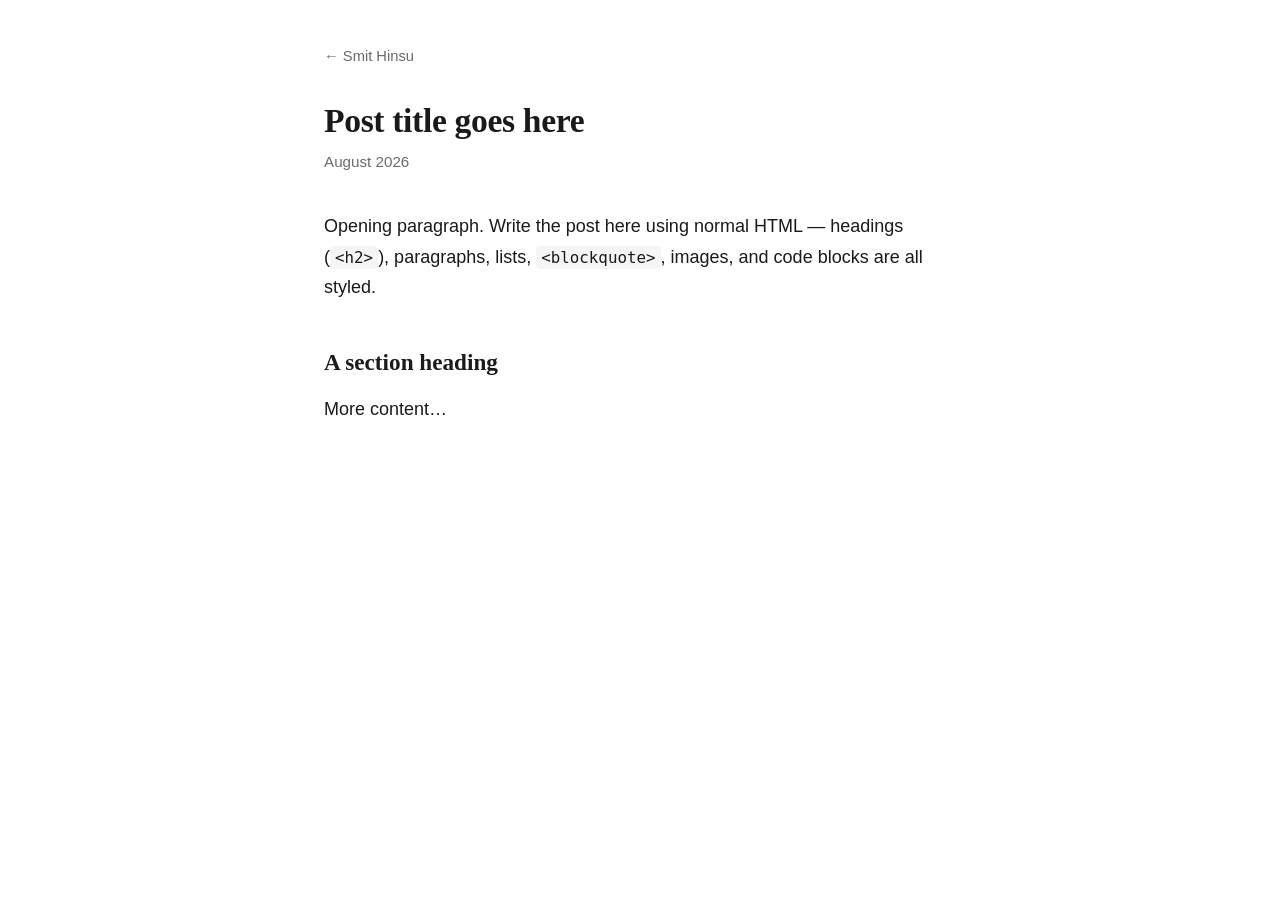
<file: posts/_template.html>
<!DOCTYPE html>
<!--
  POST TEMPLATE — how to publish a new blog post:
  1. Copy this file to posts/YYYY-MM-slug.html  (e.g. posts/2026-08-ml-efficiency.html)
  2. Fill in <title>, the meta description, the h1 title, the date, and the body.
  3. Open index.html, find the Blog panel, and uncomment the <ul class="posts"> block,
     adding a <li class="post"> entry that links to this file (newest first).
  This file itself is a template and is not linked from the site.
-->
<html lang="en">
<head>
  <meta charset="UTF-8" />
  <meta name="viewport" content="width=device-width, initial-scale=1.0" />
  <title>Post title — Smit Hinsu</title>
  <meta name="description" content="One-sentence summary of the post." />
  <link rel="icon" href="../favicon.svg" type="image/svg+xml" />
  <link rel="stylesheet" href="post.css?v=2" />
</head>
<body>
  <article class="article">
    <a class="back" href="../index.html#blog">← Smit Hinsu</a>

    <h1 class="article__title">Post title goes here</h1>
    <p class="article__date">August 2026</p>

    <div class="article__body">
      <p>Opening paragraph. Write the post here using normal HTML — headings
      (<code>&lt;h2&gt;</code>), paragraphs, lists, <code>&lt;blockquote&gt;</code>,
      images, and code blocks are all styled.</p>

      <h2>A section heading</h2>
      <p>More content…</p>
    </div>
  </article>

  <!-- Cloudflare Web Analytics -->
  <script type="module" src="https://static.cloudflareinsights.com/beacon.min.js" data-cf-beacon='{"token": "1af7b86fe76246b097cf1adda6d0c125"}'></script>
  <!-- End Cloudflare Web Analytics -->

  <!-- GoatCounter (cookieless) -->
  <script data-goatcounter="https://smithinsu.goatcounter.com/count" async src="//gc.zgo.at/count.js"></script>
</body>
</html>
</file>
<file: posts/post.css>
/* ===========================================================
   Blog post page — shares the site's tokens, centered article
   =========================================================== */

:root {
  --text: #1a1a1a;
  --text-muted: #6b6b6b;
  --link: #1a5fb4;
  --link-hover: #0d3d7a;
  --border: #e6e6e6;
  --bg: #ffffff;
  --accent-bg: #f5f5f5;
  --serif: Georgia, "Times New Roman", Times, serif;
  --sans: -apple-system, BlinkMacSystemFont, "Segoe UI", Roboto, Helvetica, Arial, sans-serif;
}
* { box-sizing: border-box; }
body {
  margin: 0;
  background: var(--bg);
  color: var(--text);
  font-family: var(--sans);
  font-size: 18px;
  line-height: 1.7;
  -webkit-font-smoothing: antialiased;
}
a { color: var(--link); text-decoration: none; }
a:hover { color: var(--link-hover); text-decoration: underline; }

.article {
  max-width: 680px;
  margin: 0 auto;
  padding: 40px 24px 96px;
}
.back {
  display: inline-block;
  margin-bottom: 32px;
  font-size: 0.92rem;
  font-weight: 500;
  color: var(--text-muted);
}
.back:hover { color: var(--link); text-decoration: none; }

.article__kicker {
  text-transform: uppercase;
  letter-spacing: 0.12em;
  font-size: 0.72rem;
  font-weight: 600;
  color: var(--link);
  margin: 0 0 10px;
}
.article__title {
  font-family: var(--serif);
  font-size: 2.1rem;
  font-weight: 600;
  line-height: 1.2;
  letter-spacing: -0.01em;
  margin: 0 0 8px;
}
.article__date {
  color: var(--text-muted);
  font-size: 0.95rem;
  margin: 0 0 36px;
}

/* Small book cover floated beside the review so the text starts at the top */
.article__body { }
.article__body::after { content: ""; display: block; clear: both; }
.cover {
  float: right;
  width: 116px;
  margin: 4px 0 16px 26px;
}
.cover img {
  width: 116px;
  aspect-ratio: 2 / 3;
  object-fit: cover;
  border-radius: 4px;
  box-shadow: 0 3px 12px rgba(0,0,0,0.22);
  display: block;
}
.cover figcaption {
  margin-top: 8px;
  font-size: 0.78rem;
  color: var(--text-muted);
  text-align: center;
}
@media (max-width: 520px) {
  .cover { width: 96px; margin-left: 16px; }
  .cover img { width: 96px; }
}

.article__body h2 {
  font-family: var(--serif);
  font-size: 1.45rem;
  margin: 40px 0 12px;
}
.article__body h3 { font-size: 1.15rem; margin: 28px 0 10px; }
.article__body p { margin: 0 0 20px; }
.article__body ul, .article__body ol { margin: 0 0 20px; padding-left: 24px; }
.article__body li { margin-bottom: 8px; }
.article__body blockquote {
  margin: 24px 0;
  padding: 4px 0 4px 18px;
  border-left: 3px solid var(--border);
  color: var(--text-muted);
  font-style: italic;
}
.article__body img { max-width: 100%; height: auto; border-radius: 6px; }
.article__body pre {
  background: var(--accent-bg);
  border: 1px solid var(--border);
  border-radius: 6px;
  padding: 16px;
  overflow-x: auto;
  font-size: 0.9rem;
}
.article__body code {
  font-family: ui-monospace, SFMono-Regular, Menlo, Consolas, monospace;
  font-size: 0.88em;
}
.article__body :not(pre) > code {
  background: var(--accent-bg);
  padding: 2px 5px;
  border-radius: 4px;
}
hr { border: none; border-top: 1px solid var(--border); margin: 40px 0; }

@media (prefers-color-scheme: dark) {
  :root {
    --text: #e8e8e8;
    --text-muted: #9a9a9a;
    --link: #6ea8fe;
    --link-hover: #a9c9ff;
    --border: #2a2a2a;
    --bg: #121212;
    --accent-bg: #1e1e1e;
  }
}
</file>
